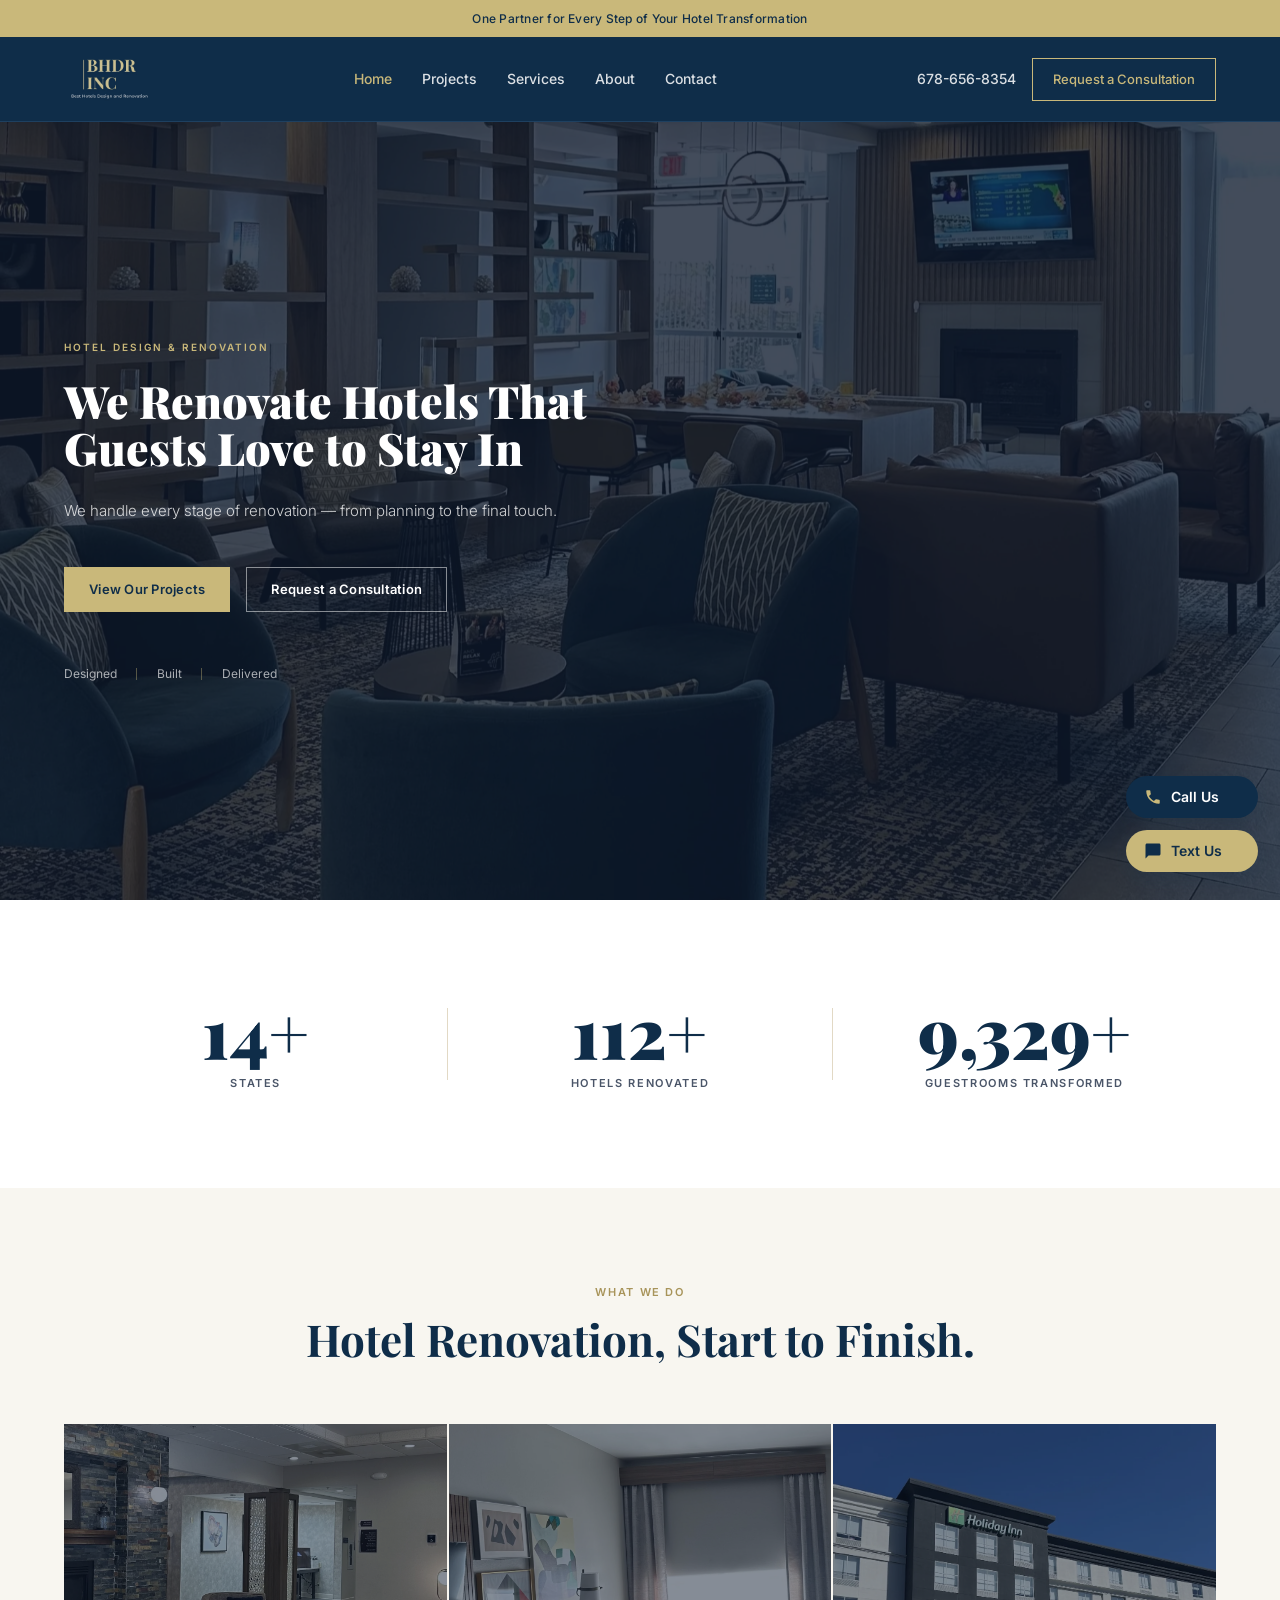
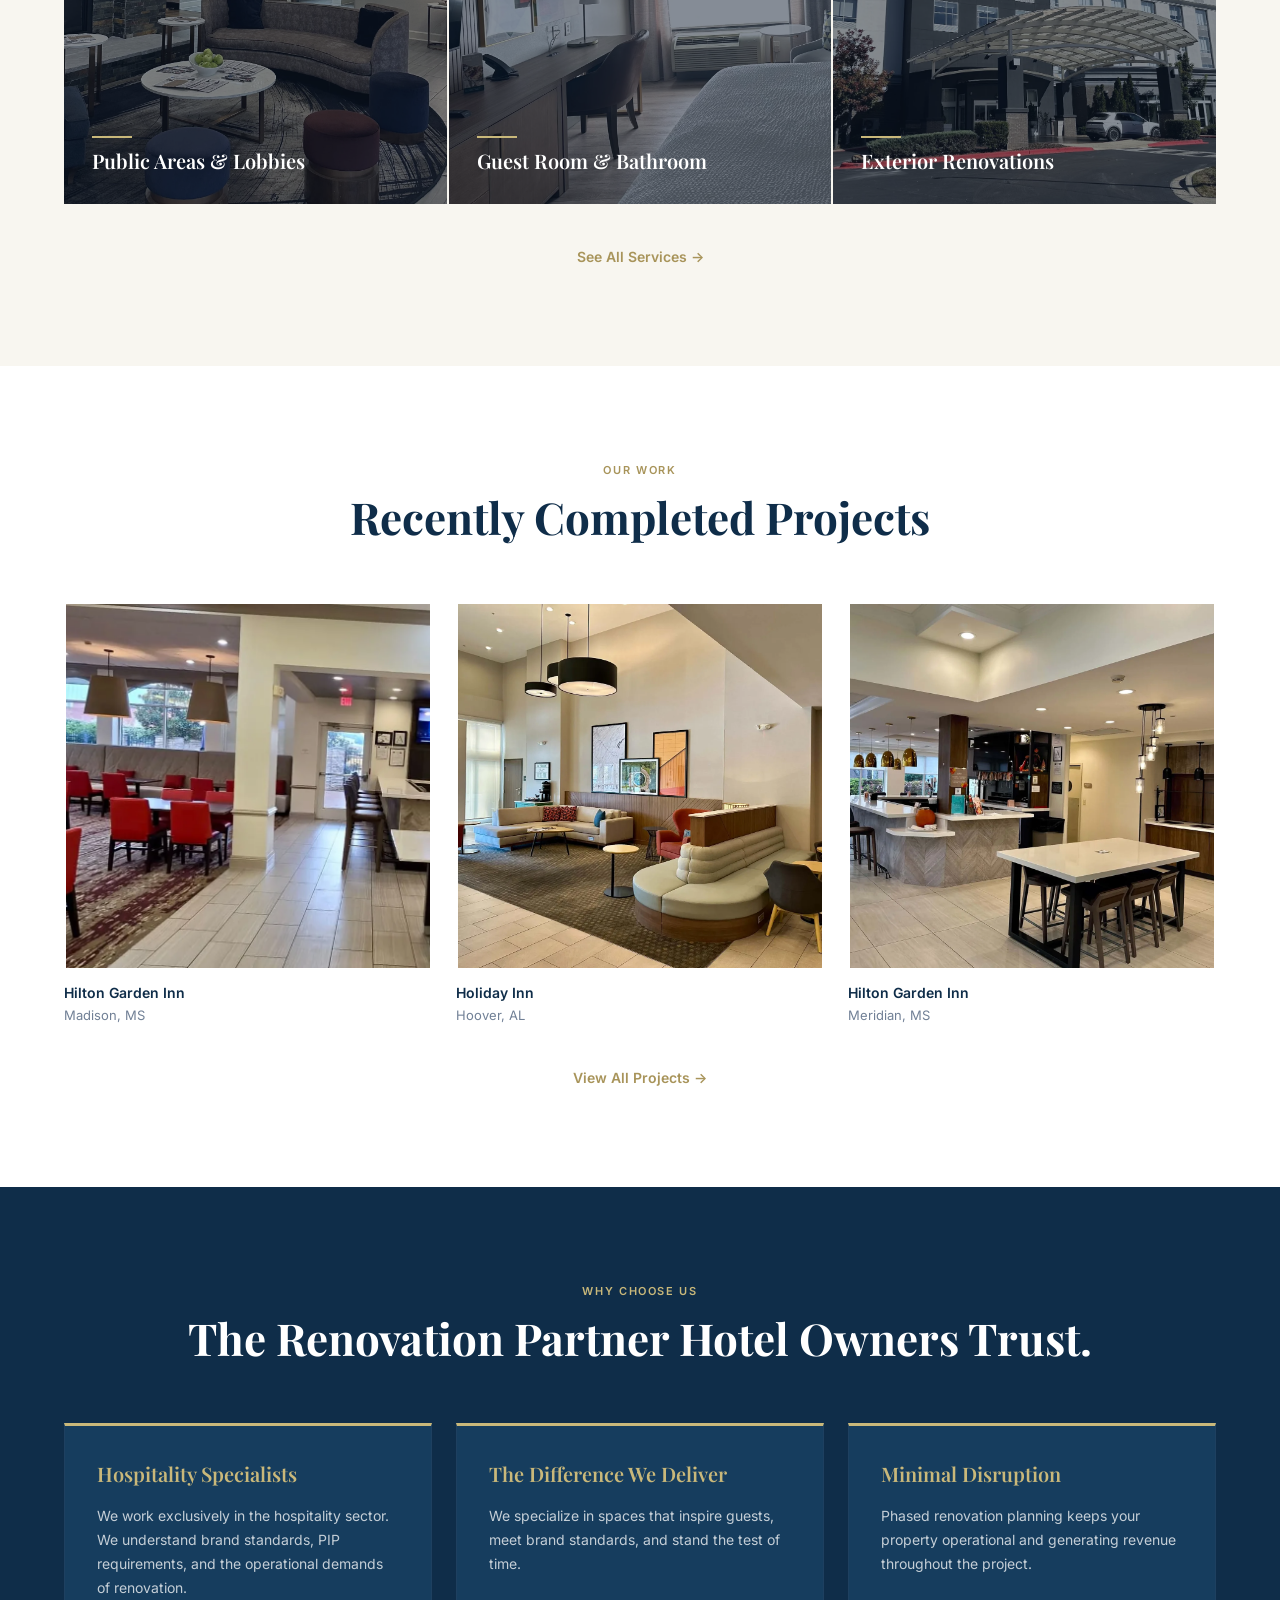
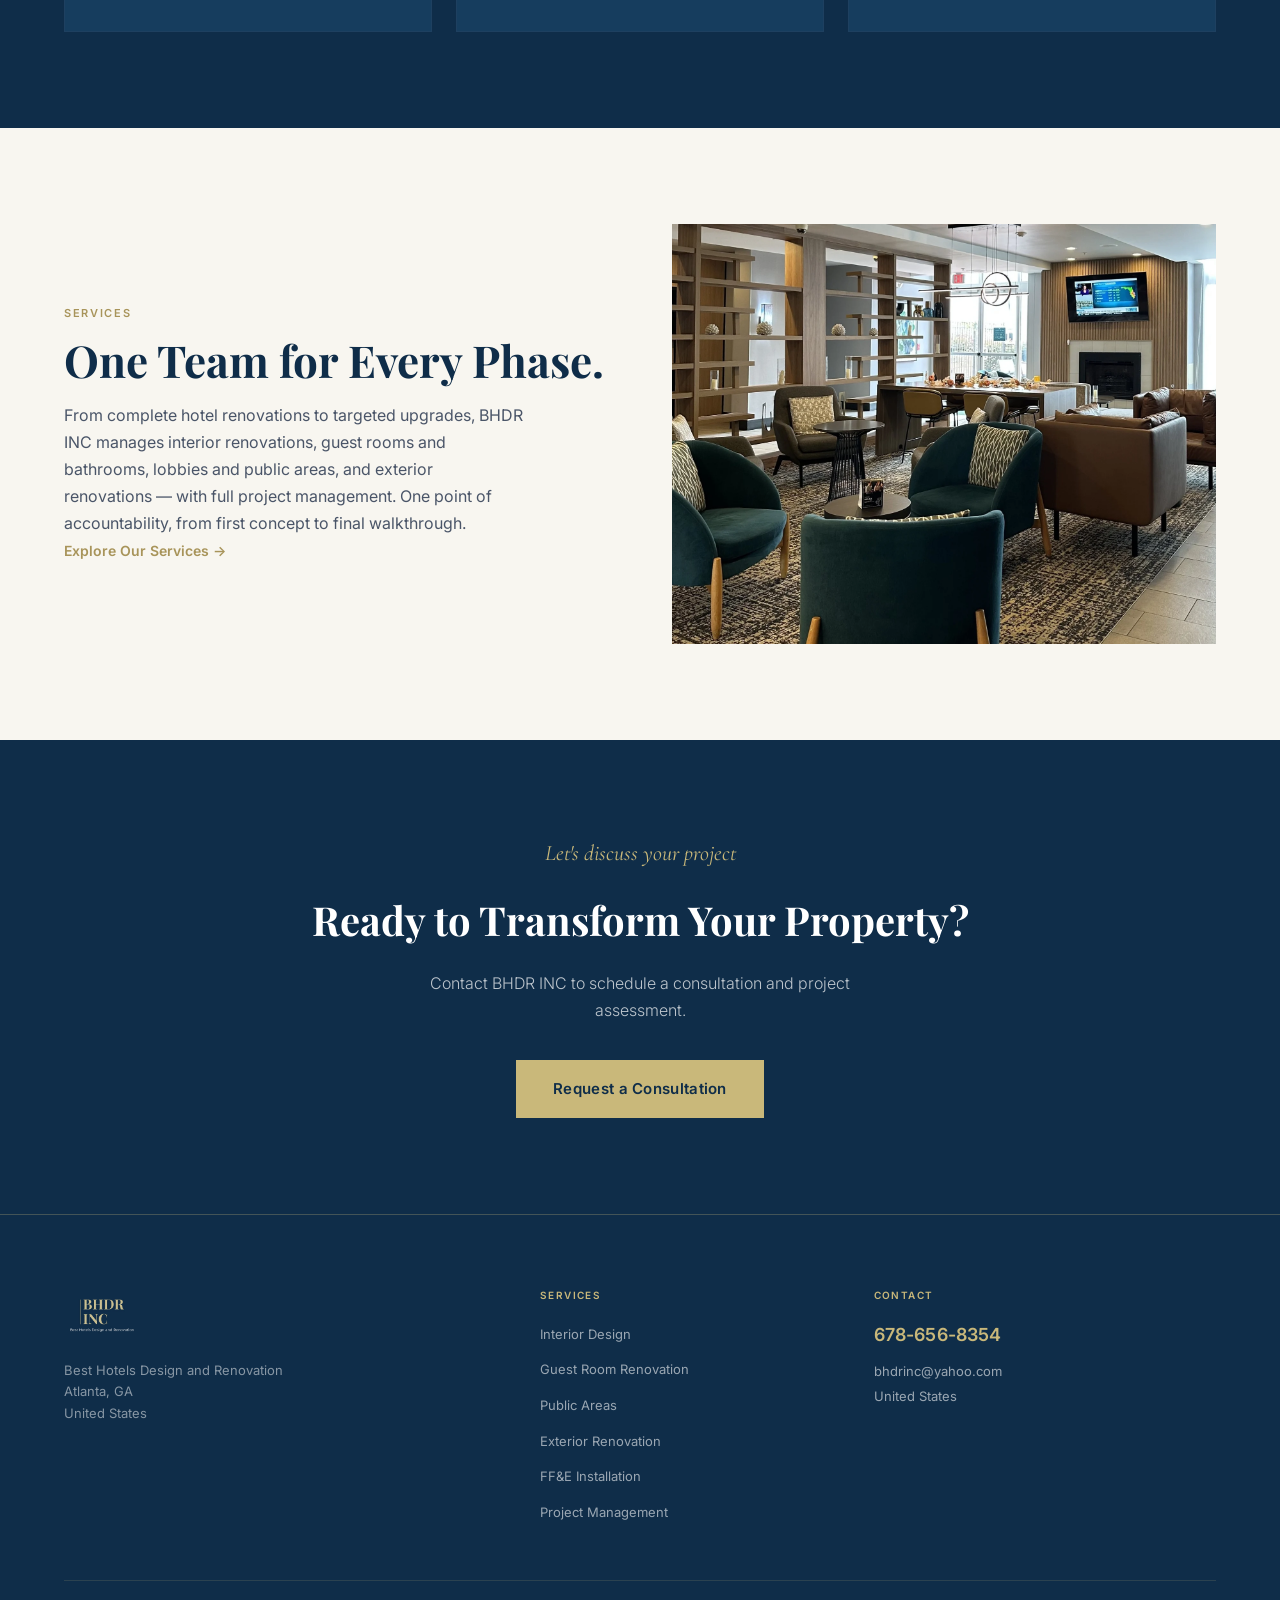
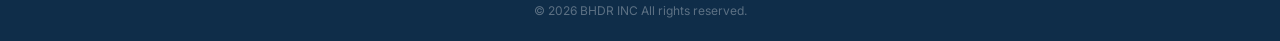
<file: index.html>
<!DOCTYPE html>
<html lang="en">
<head>
  <meta charset="UTF-8">
  <meta name="viewport" content="width=device-width, initial-scale=1.0">
  <title>BHDR INC — Hotel Design &amp; Renovation | United States</title>
  <meta name="description" content="BHDR INC delivers full-scope hotel and motel renovation and materials supply across the United States.">
  <link rel="preconnect" href="https://fonts.googleapis.com">
  <link rel="preconnect" href="https://fonts.gstatic.com" crossorigin>
  <link href="https://fonts.googleapis.com/css2?family=Playfair+Display:ital,wght@0,400;0,600;0,700;0,900;1,400;1,600&family=Inter:wght@300;400;500;600&family=Cormorant+Garamond:ital,wght@1,400;1,500&display=swap" rel="stylesheet">
  <link rel="stylesheet" href="style.css">
</head>
<body>

<!-- Announcement Bar -->
<div class="announce-bar">
  <div class="container">
    <div class="announce-bar__inner">
      One Partner for Every Step of Your Hotel Transformation
    </div>
  </div>
</div>

<!-- Navigation -->
<nav class="nav">
  <div class="container">
    <div class="nav__inner">
      <a href="index.html" class="nav-logo">
        <img src="images/logo.png" alt="BHDR INC" class="logo-img">
      </a>
      <ul class="nav__links">
        <li><a href="index.html" class="nav__link">Home</a></li>
        <li><a href="projects.html" class="nav__link">Projects</a></li>
        <li><a href="services.html" class="nav__link">Services</a></li>
        <li><a href="about.html" class="nav__link">About</a></li>
        <li><a href="contact.html" class="nav__link">Contact</a></li>
      </ul>
      <a href="tel:+16786568354" class="nav__phone">678-656-8354</a>
      <a href="contact.html" class="nav__cta">Request a Consultation</a>
      <button class="nav__hamburger" id="hamburger" aria-label="Toggle menu" aria-expanded="false">
        <span></span><span></span><span></span>
      </button>
    </div>
    <div class="nav__mobile" id="mobile-nav">
      <a href="index.html" class="nav__link">Home</a>
      <a href="projects.html" class="nav__link">Projects</a>
      <a href="services.html" class="nav__link">Services</a>
      <a href="about.html" class="nav__link">About</a>
      <a href="contact.html" class="nav__link">Contact</a>
      <a href="tel:+16786568354" class="nav__link nav__phone--mobile">678-656-8354</a>
      <a href="contact.html" class="nav__cta">Request a Consultation</a>
    </div>
  </div>
</nav>

<!-- ==================== HERO ==================== -->
<section class="hero">
  <div class="hero-bg">
    <img src="images/projects/hotel-lounge-renovation.webp" alt="Renovated hotel lounge with contemporary wood partitions and lounge seating by BHDR INC" fetchpriority="high">
  </div>
  <div class="hero-overlay"></div>
  <div class="hero__inner">
    <span class="hero__label">Hotel Design &amp; Renovation</span>
    <h1 class="hero__headline">We Renovate Hotels That<br>Guests Love to Stay In</h1>
    <p class="hero__sub">We handle every stage of renovation &mdash; from planning to the final touch.</p>
    <div class="hero__ctas">
      <a href="projects.html" class="btn btn--gold btn--lg">View Our Projects</a>
      <a href="contact.html" class="btn btn--white-outline btn--lg">Request a Consultation</a>
    </div>
    <div class="hero__trust">
      <span class="hero__trust-item">Designed</span>
      <span class="hero__trust-item">Built</span>
      <span class="hero__trust-item">Delivered</span>
    </div>
  </div>
</section>

<!-- ==================== STATS ==================== -->
<section class="stats-section">
  <div class="container">
    <div class="stats-row">
      <div class="stat-block">
        <div class="stat-number" data-count="15" data-suffix="+">15+</div>
        <div class="stat-label">States</div>
      </div>
      <div class="stat-divider-v"></div>
      <div class="stat-block">
        <div class="stat-number" data-count="120" data-suffix="+">120+</div>
        <div class="stat-label">Hotels Renovated</div>
      </div>
      <div class="stat-divider-v"></div>
      <div class="stat-block">
        <div class="stat-number" data-count="10000" data-suffix="+">10,000+</div>
        <div class="stat-label">Guestrooms Transformed</div>
      </div>
    </div>
  </div>
</section>

<!-- ==================== THREE CORE SERVICES ==================== -->
<section class="section section--off-white">
  <div class="container">
    <div class="section__header section__header--center reveal">
      <span class="section-label section-label--dark">What We Do</span>
      <h2 class="section__headline section__headline--navy">Hotel Renovation, Start to Finish.</h2>
    </div>
    <div class="service-cards-grid">
      <div class="service-card reveal">
        <img src="images/projects/hotel-lobby-fireplace-renovation.webp" alt="Renovated hotel lobby lounge with stone fireplace and seating" loading="lazy">
        <div class="service-card__overlay"></div>
        <div class="service-card__content">
          <div class="service-card__rule"></div>
          <span class="service-card__label">Public Areas &amp; Lobbies</span>
        </div>
      </div>
      <div class="service-card reveal reveal-delay-1">
        <img src="images/projects/hotel-guestroom-renovation.webp" alt="Renovated hotel guest room with bed, desk, and modern lighting" loading="lazy">
        <div class="service-card__overlay"></div>
        <div class="service-card__content">
          <div class="service-card__rule"></div>
          <span class="service-card__label">Guest Room &amp; Bathroom</span>
        </div>
      </div>
      <div class="service-card reveal reveal-delay-2">
        <img src="images/projects/hotel-exterior-renovation.webp" alt="Renovated multi-story hotel exterior and entrance" loading="lazy">
        <div class="service-card__overlay"></div>
        <div class="service-card__content">
          <div class="service-card__rule"></div>
          <span class="service-card__label">Exterior Renovations</span>
        </div>
      </div>
    </div>
    <div class="service-cards-cta reveal">
      <a href="services.html">See All Services &rarr;</a>
    </div>
  </div>
</section>

<!-- ==================== FEATURED PROJECTS ==================== -->
<section class="section section--white">
  <div class="container">
    <div class="section__header section__header--center reveal">
      <span class="section-label section-label--dark">Our Work</span>
      <h2 class="section__headline section__headline--navy">Recently Completed Projects</h2>
    </div>
    <div class="projects-grid">

      <a class="project-card project-card--link" href="gallery.html?hotel=hilton-garden-inn-madison" target="_blank" rel="noopener" aria-label="View the Hilton Garden Inn renovation gallery (Madison, MS), opens in a new tab" style="animation-delay: 0s;">
        <div class="project-card__frame">
          <img class="project-card__img" src="images/projects/hotels/hilton-garden-inn-madison/14-lobby-dining-bar.webp" alt="Renovated lobby dining area and bar at Hilton Garden Inn Madison with red chairs and bar stools" loading="lazy" decoding="async">
          <span class="project-card__view">View Gallery</span>
        </div>
        <div class="project-card__body">
          <p class="project-card__name">Hilton Garden Inn</p>
          <p class="project-card__loc">Madison, MS</p>
        </div>
      </a>

      <a class="project-card project-card--link" href="gallery.html?hotel=holiday-inn-hoover" target="_blank" rel="noopener" aria-label="View the Holiday Inn renovation gallery (Hoover, AL), opens in a new tab" style="animation-delay: .08s;">
        <div class="project-card__frame">
          <img class="project-card__img" src="images/projects/hotels/holiday-inn-hoover/13-lobby-great-room.webp" alt="Renovated lobby great room at Holiday Inn Hoover with a two-story ceiling, framed Hoover artwork and lounge seating" loading="lazy" decoding="async">
          <span class="project-card__view">View Gallery</span>
        </div>
        <div class="project-card__body">
          <p class="project-card__name">Holiday Inn</p>
          <p class="project-card__loc">Hoover, AL</p>
        </div>
      </a>

      <a class="project-card project-card--link" href="gallery.html?hotel=hilton-garden-inn-meridian" target="_blank" rel="noopener" aria-label="View the Hilton Garden Inn renovation gallery (Meridian, MS), opens in a new tab" style="animation-delay: .16s;">
        <div class="project-card__frame">
          <img class="project-card__img" src="images/projects/hotels/hilton-garden-inn-meridian/21-lobby-bar-market.webp" alt="Renovated lobby bar and breakfast market at Hilton Garden Inn Meridian with a chevron-wood bar, high-top communal table and pendant lighting" loading="lazy" decoding="async">
          <span class="project-card__view">View Gallery</span>
        </div>
        <div class="project-card__body">
          <p class="project-card__name">Hilton Garden Inn</p>
          <p class="project-card__loc">Meridian, MS</p>
        </div>
      </a>

    </div>
    <div class="projects-cta reveal">
      <a href="projects.html">View All Projects &rarr;</a>
    </div>
  </div>
</section>

<!-- ==================== WHY BHDR INC ==================== -->
<section class="section section--navy">
  <div class="container">
    <div class="section__header section__header--center reveal">
      <span class="section-label">Why Choose Us</span>
      <h2 class="section__headline section__headline--white">The Renovation Partner Hotel Owners Trust.</h2>
    </div>
    <div class="why-grid">
      <div class="why-block reveal">
        <h3 class="why-block__title">Hospitality Specialists</h3>
        <p class="why-block__body">We work exclusively in the hospitality sector. We understand brand standards, PIP requirements, and the operational demands of renovation.</p>
      </div>
      <div class="why-block reveal reveal-delay-1">
        <h3 class="why-block__title">The Difference We Deliver</h3>
        <p class="why-block__body">We specialize in spaces that inspire guests, meet brand standards, and stand the test of time.</p>
      </div>
      <div class="why-block reveal reveal-delay-2">
        <h3 class="why-block__title">Minimal Disruption</h3>
        <p class="why-block__body">Phased renovation planning keeps your property operational and generating revenue throughout the project.</p>
      </div>
    </div>
  </div>
</section>

<!-- ==================== SERVICES OVERVIEW ==================== -->
<section class="section section--off-white">
  <div class="container">
    <div class="materials-content">
      <div class="materials-text">
        <span class="section-label section-label--dark reveal">Services</span>
        <h2 class="section__headline section__headline--navy reveal reveal-delay-1">One Team for Every Phase.</h2>
        <p class="section__sub section__sub--dark reveal reveal-delay-2">From complete hotel renovations to targeted upgrades, BHDR INC manages interior renovations, guest rooms and bathrooms, lobbies and public areas, and exterior renovations &mdash; with full project management. One point of accountability, from first concept to final walkthrough.</p>
        <div class="materials-cta reveal reveal-delay-3">
          <a href="services.html">Explore Our Services &rarr;</a>
        </div>
      </div>
      <div class="reveal reveal-delay-1">
        <img class="materials-img" src="images/projects/hotel-lounge-renovation.webp" alt="Renovated hotel lounge interior by BHDR INC" loading="lazy">
      </div>
    </div>
  </div>
</section>

<!-- ==================== CONSULTATION CTA ==================== -->
<section class="cta-section">
  <div class="container">
    <span class="cta-section__accent reveal">Let's discuss your project</span>
    <h2 class="cta-section__headline reveal reveal-delay-1">Ready to Transform Your Property?</h2>
    <p class="cta-section__body reveal reveal-delay-2">Contact BHDR INC to schedule a consultation and project assessment.</p>
    <a href="contact.html" class="btn btn--gold btn--lg reveal reveal-delay-3">Request a Consultation</a>
  </div>
</section>

<!-- ==================== FOOTER ==================== -->
<footer class="footer">
  <div class="container">
    <div class="footer__grid">
      <div>
        <a href="index.html"><img src="images/logo.png" alt="BHDR INC" class="footer-logo"></a>
        <p class="footer__tagline">Best Hotels Design and Renovation<br>Atlanta, GA<br>United States</p>
      </div>
      <div>
        <div class="footer__col-title">Services</div>
        <ul class="footer__links">
          <li><a href="services.html" class="footer__link">Interior Design</a></li>
          <li><a href="services.html" class="footer__link">Guest Room Renovation</a></li>
          <li><a href="services.html" class="footer__link">Public Areas</a></li>
          <li><a href="services.html" class="footer__link">Exterior Renovation</a></li>
          <li><a href="services.html" class="footer__link">FF&amp;E Installation</a></li>
          <li><a href="services.html" class="footer__link">Project Management</a></li>
        </ul>
      </div>
      <div>
        <div class="footer__col-title">Contact</div>
        <a href="tel:+16786568354" class="footer__phone">678-656-8354</a>
        <p class="footer__contact-item"><a href="mailto:bhdrinc@yahoo.com">bhdrinc@yahoo.com</a></p>
        <p class="footer__contact-item">United States</p>
      </div>
    </div>
    <hr class="footer__divider">
    <div class="footer__bottom">
      <p class="footer__copy">&copy; 2026 BHDR INC All rights reserved.</p>
    </div>
  </div>
</footer>

<!-- Floating Contact Buttons -->
<div class="floating-contact" aria-label="Quick contact">
  <a class="fc-btn fc-btn--call" href="tel:+16786568354" aria-label="Call us at 678-656-8354">
    <svg class="fc-btn__icon" viewBox="0 0 24 24" aria-hidden="true"><path fill="currentColor" d="M6.62 10.79c1.44 2.83 3.76 5.14 6.59 6.59l2.2-2.2c.27-.27.67-.36 1.02-.24 1.12.37 2.33.57 3.57.57.55 0 1 .45 1 1V20c0 .55-.45 1-1 1-9.39 0-17-7.61-17-17 0-.55.45-1 1-1h3.5c.55 0 1 .45 1 1 0 1.25.2 2.45.57 3.57.11.35.03.74-.25 1.02l-2.2 2.2z"/></svg>
    <span class="fc-btn__label">Call Us</span>
  </a>
  <a class="fc-btn fc-btn--text" href="sms:+16786568354" aria-label="Text us at 678-656-8354">
    <svg class="fc-btn__icon" viewBox="0 0 24 24" aria-hidden="true"><path fill="currentColor" d="M20 2H4c-1.1 0-2 .9-2 2v18l4-4h14c1.1 0 2-.9 2-2V4c0-1.1-.9-2-2-2z"/></svg>
    <span class="fc-btn__label">Text Us</span>
  </a>
</div>

<script src="script.js"></script>
</body>
</html>
</file>
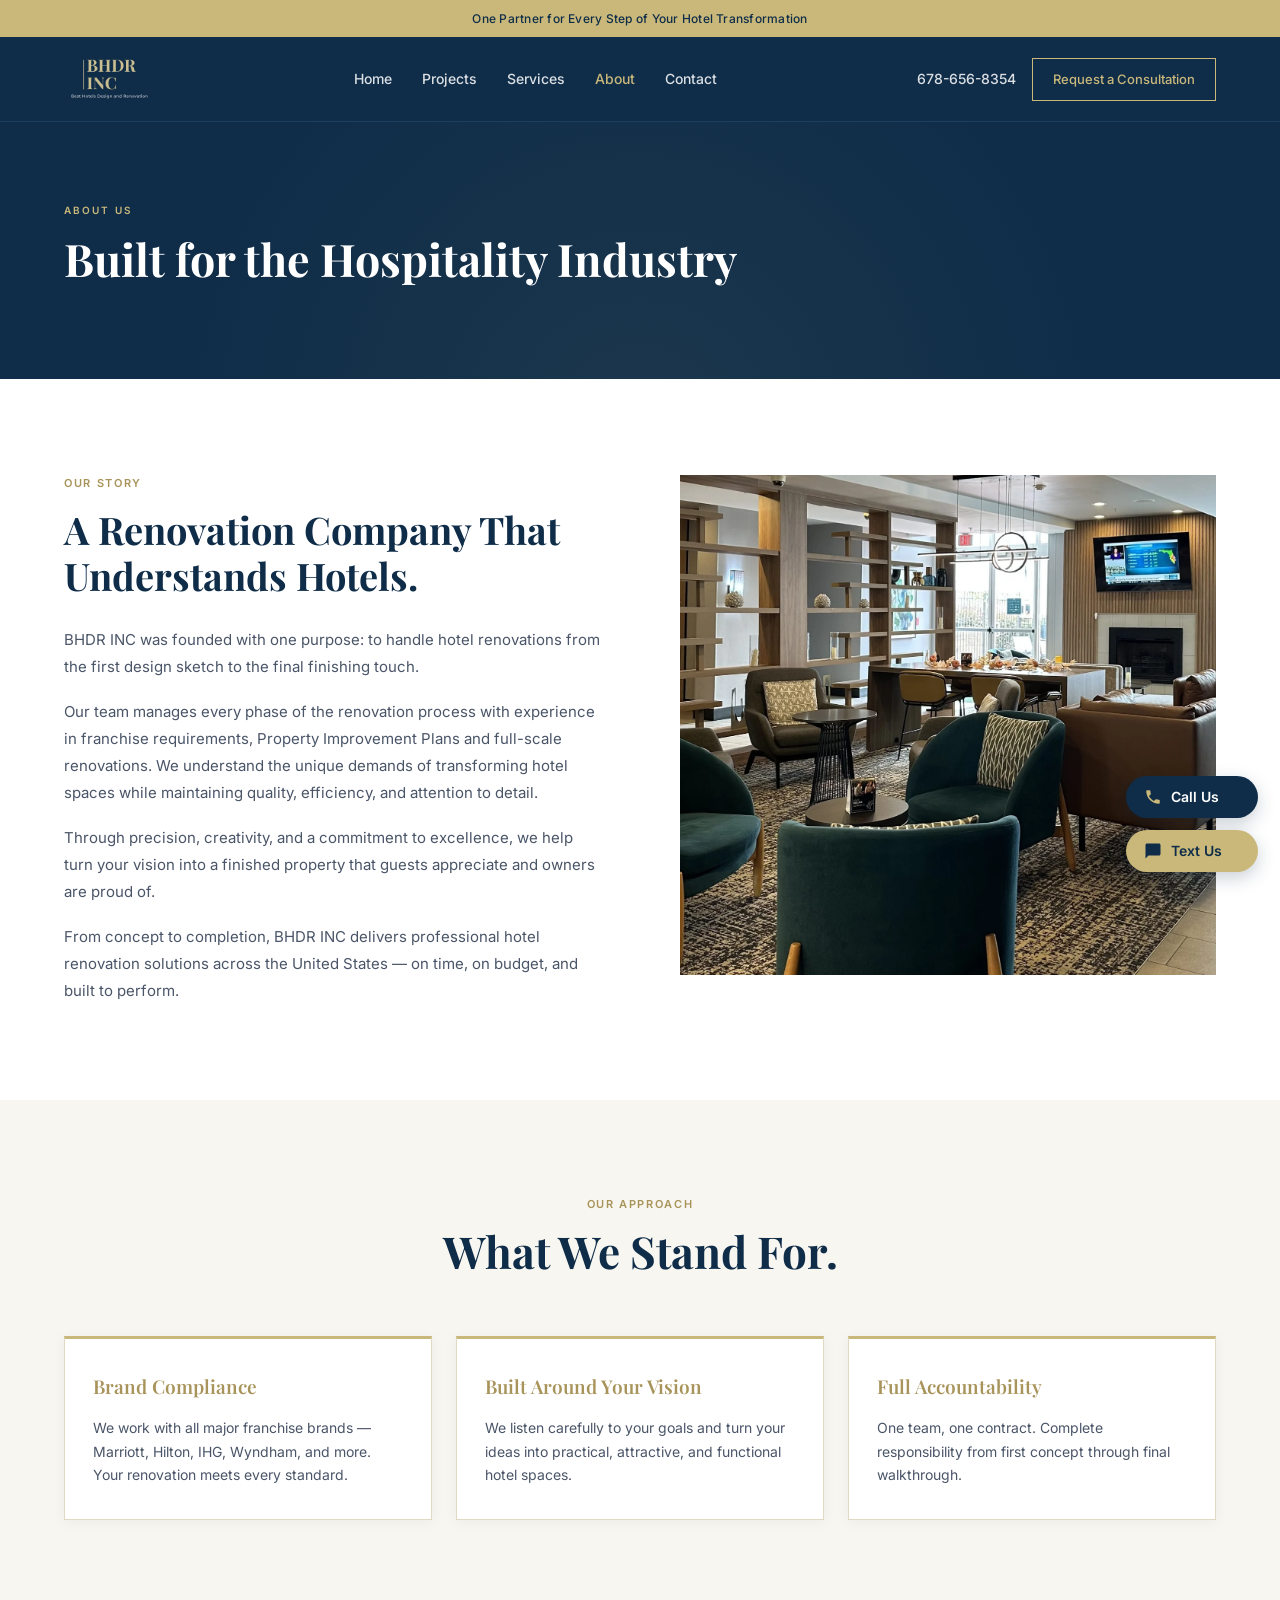
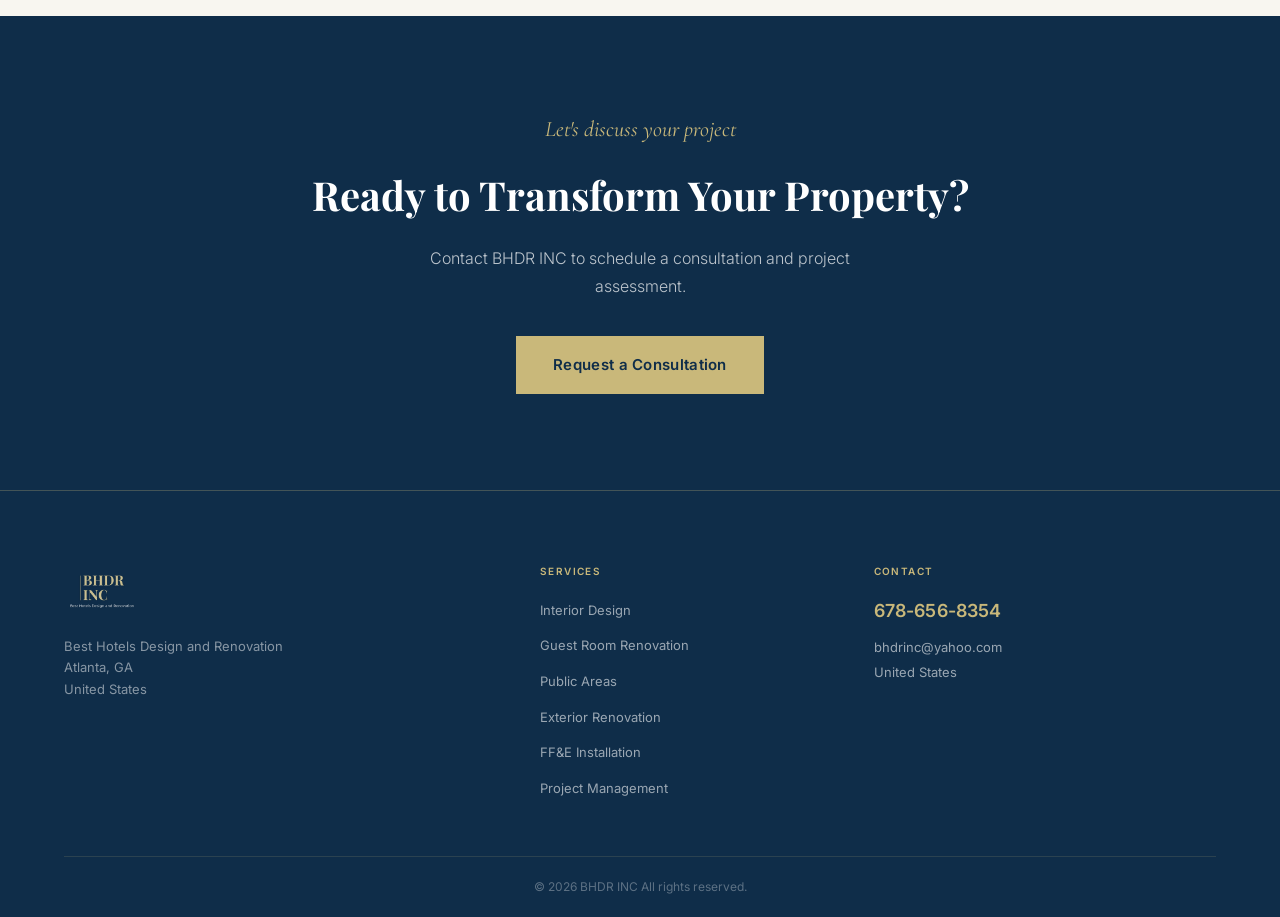
<file: about.html>
<!DOCTYPE html>
<html lang="en">
<head>
  <meta charset="UTF-8">
  <meta name="viewport" content="width=device-width, initial-scale=1.0">
  <title>About BHDR INC — Best Hotels Design and Renovation</title>
  <meta name="description" content="BHDR INC is a United States hotel and motel renovation company delivering full-scope design, construction, and materials supply.">
  <link rel="preconnect" href="https://fonts.googleapis.com">
  <link rel="preconnect" href="https://fonts.gstatic.com" crossorigin>
  <link href="https://fonts.googleapis.com/css2?family=Playfair+Display:ital,wght@0,400;0,600;0,700;0,900;1,400;1,600&family=Inter:wght@300;400;500;600&family=Cormorant+Garamond:ital,wght@1,400;1,500&display=swap" rel="stylesheet">
  <link rel="stylesheet" href="style.css">
</head>
<body>

<!-- Announcement Bar -->
<div class="announce-bar">
  <div class="container">
    <div class="announce-bar__inner">
      One Partner for Every Step of Your Hotel Transformation
    </div>
  </div>
</div>

<!-- Navigation -->
<nav class="nav">
  <div class="container">
    <div class="nav__inner">
      <a href="index.html" class="nav-logo">
        <img src="images/logo.png" alt="BHDR INC" class="logo-img">
      </a>
      <ul class="nav__links">
        <li><a href="index.html" class="nav__link">Home</a></li>
        <li><a href="projects.html" class="nav__link">Projects</a></li>
        <li><a href="services.html" class="nav__link">Services</a></li>
        <li><a href="about.html" class="nav__link">About</a></li>
        <li><a href="contact.html" class="nav__link">Contact</a></li>
      </ul>
      <a href="tel:+16786568354" class="nav__phone">678-656-8354</a>
      <a href="contact.html" class="nav__cta">Request a Consultation</a>
      <button class="nav__hamburger" id="hamburger" aria-label="Toggle menu" aria-expanded="false">
        <span></span><span></span><span></span>
      </button>
    </div>
    <div class="nav__mobile" id="mobile-nav">
      <a href="index.html" class="nav__link">Home</a>
      <a href="projects.html" class="nav__link">Projects</a>
      <a href="services.html" class="nav__link">Services</a>
      <a href="about.html" class="nav__link">About</a>
      <a href="contact.html" class="nav__link">Contact</a>
      <a href="tel:+16786568354" class="nav__link nav__phone--mobile">678-656-8354</a>
      <a href="contact.html" class="nav__cta">Request a Consultation</a>
    </div>
  </div>
</nav>

<!-- ==================== PAGE HERO ==================== -->
<section class="page-hero">
  <div class="container">
    <div class="page-hero__inner">
      <span class="page-hero__label">About Us</span>
      <h1 class="page-hero__headline">Built for the Hospitality Industry</h1>
    </div>
  </div>
</section>

<!-- ==================== OUR STORY ==================== -->
<section class="section section--white">
  <div class="container">
    <div class="story-grid">
      <div class="story__text">
        <span class="story__label reveal">Our Story</span>
        <h2 class="story__headline reveal reveal-delay-1">A Renovation Company That Understands Hotels.</h2>
        <div class="story__body reveal reveal-delay-2">
          <p>BHDR INC was founded with one purpose: to handle hotel renovations from the first design sketch to the final finishing touch.</p>
          <p>Our team manages every phase of the renovation process with experience in franchise requirements, Property Improvement Plans and full-scale renovations. We understand the unique demands of transforming hotel spaces while maintaining quality, efficiency, and attention to detail.</p>
          <p>Through precision, creativity, and a commitment to excellence, we help turn your vision into a finished property that guests appreciate and owners are proud of.</p>
          <p>From concept to completion, BHDR INC delivers professional hotel renovation solutions across the United States &mdash; on time, on budget, and built to perform.</p>
        </div>
      </div>
      <div class="reveal reveal-delay-1">
        <img class="story__img" src="images/projects/hotel-lounge-renovation.webp" alt="Completed hotel lounge renovation by BHDR INC" loading="lazy">
      </div>
    </div>
  </div>
</section>

<!-- ==================== VALUES ==================== -->
<section class="section section--off-white">
  <div class="container">
    <div class="section__header section__header--center reveal">
      <span class="section-label section-label--dark">Our Approach</span>
      <h2 class="section__headline section__headline--navy">What We Stand For.</h2>
    </div>
    <div class="values-grid">
      <div class="value-card reveal">
        <h3 class="value-card__title">Brand Compliance</h3>
        <p class="value-card__body">We work with all major franchise brands &mdash; Marriott, Hilton, IHG, Wyndham, and more. Your renovation meets every standard.</p>
      </div>
      <div class="value-card reveal reveal-delay-1">
        <h3 class="value-card__title">Built Around Your Vision</h3>
        <p class="value-card__body">We listen carefully to your goals and turn your ideas into practical, attractive, and functional hotel spaces.</p>
      </div>
      <div class="value-card reveal reveal-delay-2">
        <h3 class="value-card__title">Full Accountability</h3>
        <p class="value-card__body">One team, one contract. Complete responsibility from first concept through final walkthrough.</p>
      </div>
    </div>
  </div>
</section>

<!-- ==================== CONSULTATION CTA ==================== -->
<section class="cta-section">
  <div class="container">
    <span class="cta-section__accent reveal">Let's discuss your project</span>
    <h2 class="cta-section__headline reveal reveal-delay-1">Ready to Transform Your Property?</h2>
    <p class="cta-section__body reveal reveal-delay-2">Contact BHDR INC to schedule a consultation and project assessment.</p>
    <a href="contact.html" class="btn btn--gold btn--lg reveal reveal-delay-3">Request a Consultation</a>
  </div>
</section>

<!-- ==================== FOOTER ==================== -->
<footer class="footer">
  <div class="container">
    <div class="footer__grid">
      <div>
        <a href="index.html"><img src="images/logo.png" alt="BHDR INC" class="footer-logo"></a>
        <p class="footer__tagline">Best Hotels Design and Renovation<br>Atlanta, GA<br>United States</p>
      </div>
      <div>
        <div class="footer__col-title">Services</div>
        <ul class="footer__links">
          <li><a href="services.html" class="footer__link">Interior Design</a></li>
          <li><a href="services.html" class="footer__link">Guest Room Renovation</a></li>
          <li><a href="services.html" class="footer__link">Public Areas</a></li>
          <li><a href="services.html" class="footer__link">Exterior Renovation</a></li>
          <li><a href="services.html" class="footer__link">FF&amp;E Installation</a></li>
          <li><a href="services.html" class="footer__link">Project Management</a></li>
        </ul>
      </div>
      <div>
        <div class="footer__col-title">Contact</div>
        <a href="tel:+16786568354" class="footer__phone">678-656-8354</a>
        <p class="footer__contact-item"><a href="mailto:bhdrinc@yahoo.com">bhdrinc@yahoo.com</a></p>
        <p class="footer__contact-item">United States</p>
      </div>
    </div>
    <hr class="footer__divider">
    <div class="footer__bottom">
      <p class="footer__copy">&copy; 2026 BHDR INC All rights reserved.</p>
    </div>
  </div>
</footer>

<!-- Floating Contact Buttons -->
<div class="floating-contact" aria-label="Quick contact">
  <a class="fc-btn fc-btn--call" href="tel:+16786568354" aria-label="Call us at 678-656-8354">
    <svg class="fc-btn__icon" viewBox="0 0 24 24" aria-hidden="true"><path fill="currentColor" d="M6.62 10.79c1.44 2.83 3.76 5.14 6.59 6.59l2.2-2.2c.27-.27.67-.36 1.02-.24 1.12.37 2.33.57 3.57.57.55 0 1 .45 1 1V20c0 .55-.45 1-1 1-9.39 0-17-7.61-17-17 0-.55.45-1 1-1h3.5c.55 0 1 .45 1 1 0 1.25.2 2.45.57 3.57.11.35.03.74-.25 1.02l-2.2 2.2z"/></svg>
    <span class="fc-btn__label">Call Us</span>
  </a>
  <a class="fc-btn fc-btn--text" href="sms:+16786568354" aria-label="Text us at 678-656-8354">
    <svg class="fc-btn__icon" viewBox="0 0 24 24" aria-hidden="true"><path fill="currentColor" d="M20 2H4c-1.1 0-2 .9-2 2v18l4-4h14c1.1 0 2-.9 2-2V4c0-1.1-.9-2-2-2z"/></svg>
    <span class="fc-btn__label">Text Us</span>
  </a>
</div>

<script src="script.js"></script>
</body>
</html>
</file>
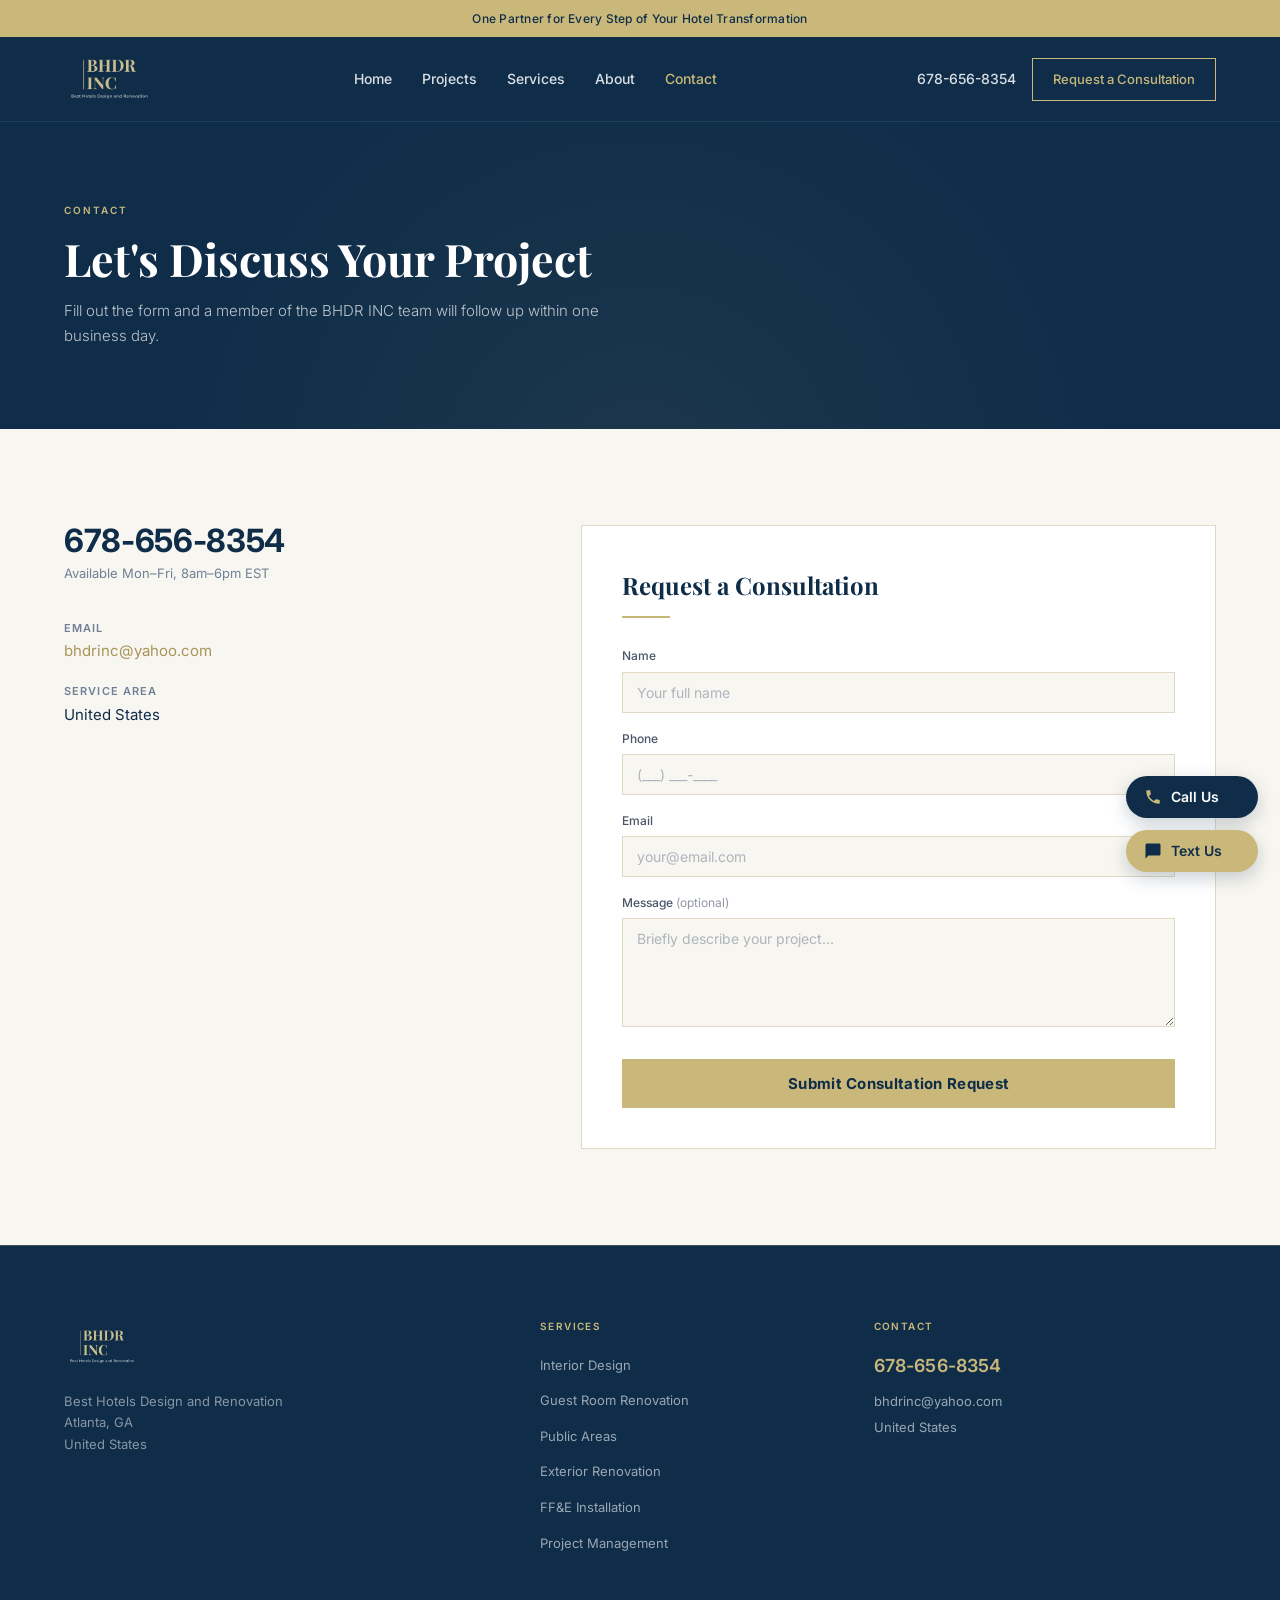
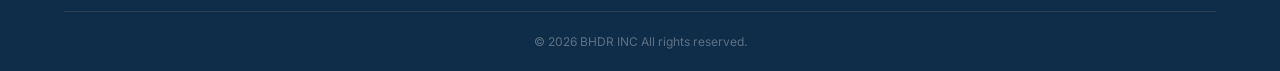
<file: contact.html>
<!DOCTYPE html>
<html lang="en">
<head>
  <meta charset="UTF-8">
  <meta name="viewport" content="width=device-width, initial-scale=1.0">
  <title>Contact BHDR INC — Renovation Consultation</title>
  <meta name="description" content="Contact BHDR INC to discuss your hotel or motel renovation project across the United States.">
  <link rel="preconnect" href="https://fonts.googleapis.com">
  <link rel="preconnect" href="https://fonts.gstatic.com" crossorigin>
  <link href="https://fonts.googleapis.com/css2?family=Playfair+Display:ital,wght@0,400;0,600;0,700;0,900;1,400;1,600&family=Inter:wght@300;400;500;600&family=Cormorant+Garamond:ital,wght@1,400;1,500&display=swap" rel="stylesheet">
  <link rel="stylesheet" href="style.css">
</head>
<body>

<!-- Announcement Bar -->
<div class="announce-bar">
  <div class="container">
    <div class="announce-bar__inner">
      One Partner for Every Step of Your Hotel Transformation
    </div>
  </div>
</div>

<!-- Navigation -->
<nav class="nav">
  <div class="container">
    <div class="nav__inner">
      <a href="index.html" class="nav-logo">
        <img src="images/logo.png" alt="BHDR INC" class="logo-img">
      </a>
      <ul class="nav__links">
        <li><a href="index.html" class="nav__link">Home</a></li>
        <li><a href="projects.html" class="nav__link">Projects</a></li>
        <li><a href="services.html" class="nav__link">Services</a></li>
        <li><a href="about.html" class="nav__link">About</a></li>
        <li><a href="contact.html" class="nav__link">Contact</a></li>
      </ul>
      <a href="tel:+16786568354" class="nav__phone">678-656-8354</a>
      <a href="contact.html" class="nav__cta">Request a Consultation</a>
      <button class="nav__hamburger" id="hamburger" aria-label="Toggle menu" aria-expanded="false">
        <span></span><span></span><span></span>
      </button>
    </div>
    <div class="nav__mobile" id="mobile-nav">
      <a href="index.html" class="nav__link">Home</a>
      <a href="projects.html" class="nav__link">Projects</a>
      <a href="services.html" class="nav__link">Services</a>
      <a href="about.html" class="nav__link">About</a>
      <a href="contact.html" class="nav__link">Contact</a>
      <a href="tel:+16786568354" class="nav__link nav__phone--mobile">678-656-8354</a>
      <a href="contact.html" class="nav__cta">Request a Consultation</a>
    </div>
  </div>
</nav>

<!-- ==================== PAGE HERO ==================== -->
<section class="page-hero">
  <div class="container">
    <div class="page-hero__inner">
      <span class="page-hero__label">Contact</span>
      <h1 class="page-hero__headline">Let's Discuss Your Project</h1>
      <p class="page-hero__sub">Fill out the form and a member of the BHDR INC team will follow up within one business day.</p>
    </div>
  </div>
</section>

<!-- ==================== CONTACT SECTION ==================== -->
<section class="section section--off-white">
  <div class="container">
    <div class="contact-grid">

      <!-- Left — Contact Info -->
      <div class="reveal">
        <a href="tel:+16786568354" class="contact-info__phone">678-656-8354</a>
        <p class="contact-info__phone-note">Available Mon&ndash;Fri, 8am&ndash;6pm EST</p>

        <div class="contact-info__items">
          <div class="contact-info__item">
            <span class="contact-info__item-label">Email</span>
            <span class="contact-info__item-value">
              <a href="mailto:bhdrinc@yahoo.com">bhdrinc@yahoo.com</a>
            </span>
          </div>


          <div class="contact-info__item">
            <span class="contact-info__item-label">Service Area</span>
            <span class="contact-info__item-value">United States</span>
          </div>
        </div>
      </div>

      <!-- Right — Consultation Form -->
      <div class="reveal reveal-delay-1">
        <div class="contact-form-card">
          <h2 class="contact-form-card__title">Request a Consultation</h2>
          <div class="contact-form-card__rule"></div>

          <form
            id="consultation-form"
            name="bhdr-consultation"
            method="POST"
            data-netlify="true"
            netlify-honeypot="bot-field"
          >
            <p class="form-honey"><label>Don't fill this out: <input name="bot-field"></label></p>
            <input type="hidden" name="source" value="bhdr-website">
            <input type="hidden" name="page_url" value="">

            <!-- Field 1: Name -->
            <div class="form-group">
              <label class="form-label" for="name">Name</label>
              <input class="form-control" type="text" id="name" name="name" required autocomplete="name" placeholder="Your full name">
            </div>

            <!-- Field 2: Phone -->
            <div class="form-group">
              <label class="form-label" for="phone">Phone</label>
              <input class="form-control" type="tel" id="phone" name="phone" required autocomplete="tel" placeholder="(___) ___-____">
            </div>

            <!-- Field 3: Email -->
            <div class="form-group">
              <label class="form-label" for="email">Email</label>
              <input class="form-control" type="email" id="email" name="email" required autocomplete="email" placeholder="your@email.com">
            </div>

            <!-- Field 4: Message -->
            <div class="form-group">
              <label class="form-label" for="message">Message <span class="form-label__optional">(optional)</span></label>
              <textarea class="form-control" id="message" name="message" rows="5" placeholder="Briefly describe your project..."></textarea>
            </div>

            <button type="submit" class="form-submit">Submit Consultation Request</button>
          </form>

          <div class="form-success" id="form-success">
            <h3 class="form-success__title">Request Received</h3>
            <p class="form-success__body">Thank you. A member of the BHDR INC team will contact you within one business day.</p>
          </div>
        </div>
      </div>

    </div>
  </div>
</section>

<!-- ==================== FOOTER ==================== -->
<footer class="footer">
  <div class="container">
    <div class="footer__grid">
      <div>
        <a href="index.html"><img src="images/logo.png" alt="BHDR INC" class="footer-logo"></a>
        <p class="footer__tagline">Best Hotels Design and Renovation<br>Atlanta, GA<br>United States</p>
      </div>
      <div>
        <div class="footer__col-title">Services</div>
        <ul class="footer__links">
          <li><a href="services.html" class="footer__link">Interior Design</a></li>
          <li><a href="services.html" class="footer__link">Guest Room Renovation</a></li>
          <li><a href="services.html" class="footer__link">Public Areas</a></li>
          <li><a href="services.html" class="footer__link">Exterior Renovation</a></li>
          <li><a href="services.html" class="footer__link">FF&amp;E Installation</a></li>
          <li><a href="services.html" class="footer__link">Project Management</a></li>
        </ul>
      </div>
      <div>
        <div class="footer__col-title">Contact</div>
        <a href="tel:+16786568354" class="footer__phone">678-656-8354</a>
        <p class="footer__contact-item"><a href="mailto:bhdrinc@yahoo.com">bhdrinc@yahoo.com</a></p>
        <p class="footer__contact-item">United States</p>
      </div>
    </div>
    <hr class="footer__divider">
    <div class="footer__bottom">
      <p class="footer__copy">&copy; 2026 BHDR INC All rights reserved.</p>
    </div>
  </div>
</footer>

<!-- Floating Contact Buttons -->
<div class="floating-contact" aria-label="Quick contact">
  <a class="fc-btn fc-btn--call" href="tel:+16786568354" aria-label="Call us at 678-656-8354">
    <svg class="fc-btn__icon" viewBox="0 0 24 24" aria-hidden="true"><path fill="currentColor" d="M6.62 10.79c1.44 2.83 3.76 5.14 6.59 6.59l2.2-2.2c.27-.27.67-.36 1.02-.24 1.12.37 2.33.57 3.57.57.55 0 1 .45 1 1V20c0 .55-.45 1-1 1-9.39 0-17-7.61-17-17 0-.55.45-1 1-1h3.5c.55 0 1 .45 1 1 0 1.25.2 2.45.57 3.57.11.35.03.74-.25 1.02l-2.2 2.2z"/></svg>
    <span class="fc-btn__label">Call Us</span>
  </a>
  <a class="fc-btn fc-btn--text" href="sms:+16786568354" aria-label="Text us at 678-656-8354">
    <svg class="fc-btn__icon" viewBox="0 0 24 24" aria-hidden="true"><path fill="currentColor" d="M20 2H4c-1.1 0-2 .9-2 2v18l4-4h14c1.1 0 2-.9 2-2V4c0-1.1-.9-2-2-2z"/></svg>
    <span class="fc-btn__label">Text Us</span>
  </a>
</div>

<script src="script.js"></script>
</body>
</html>
</file>
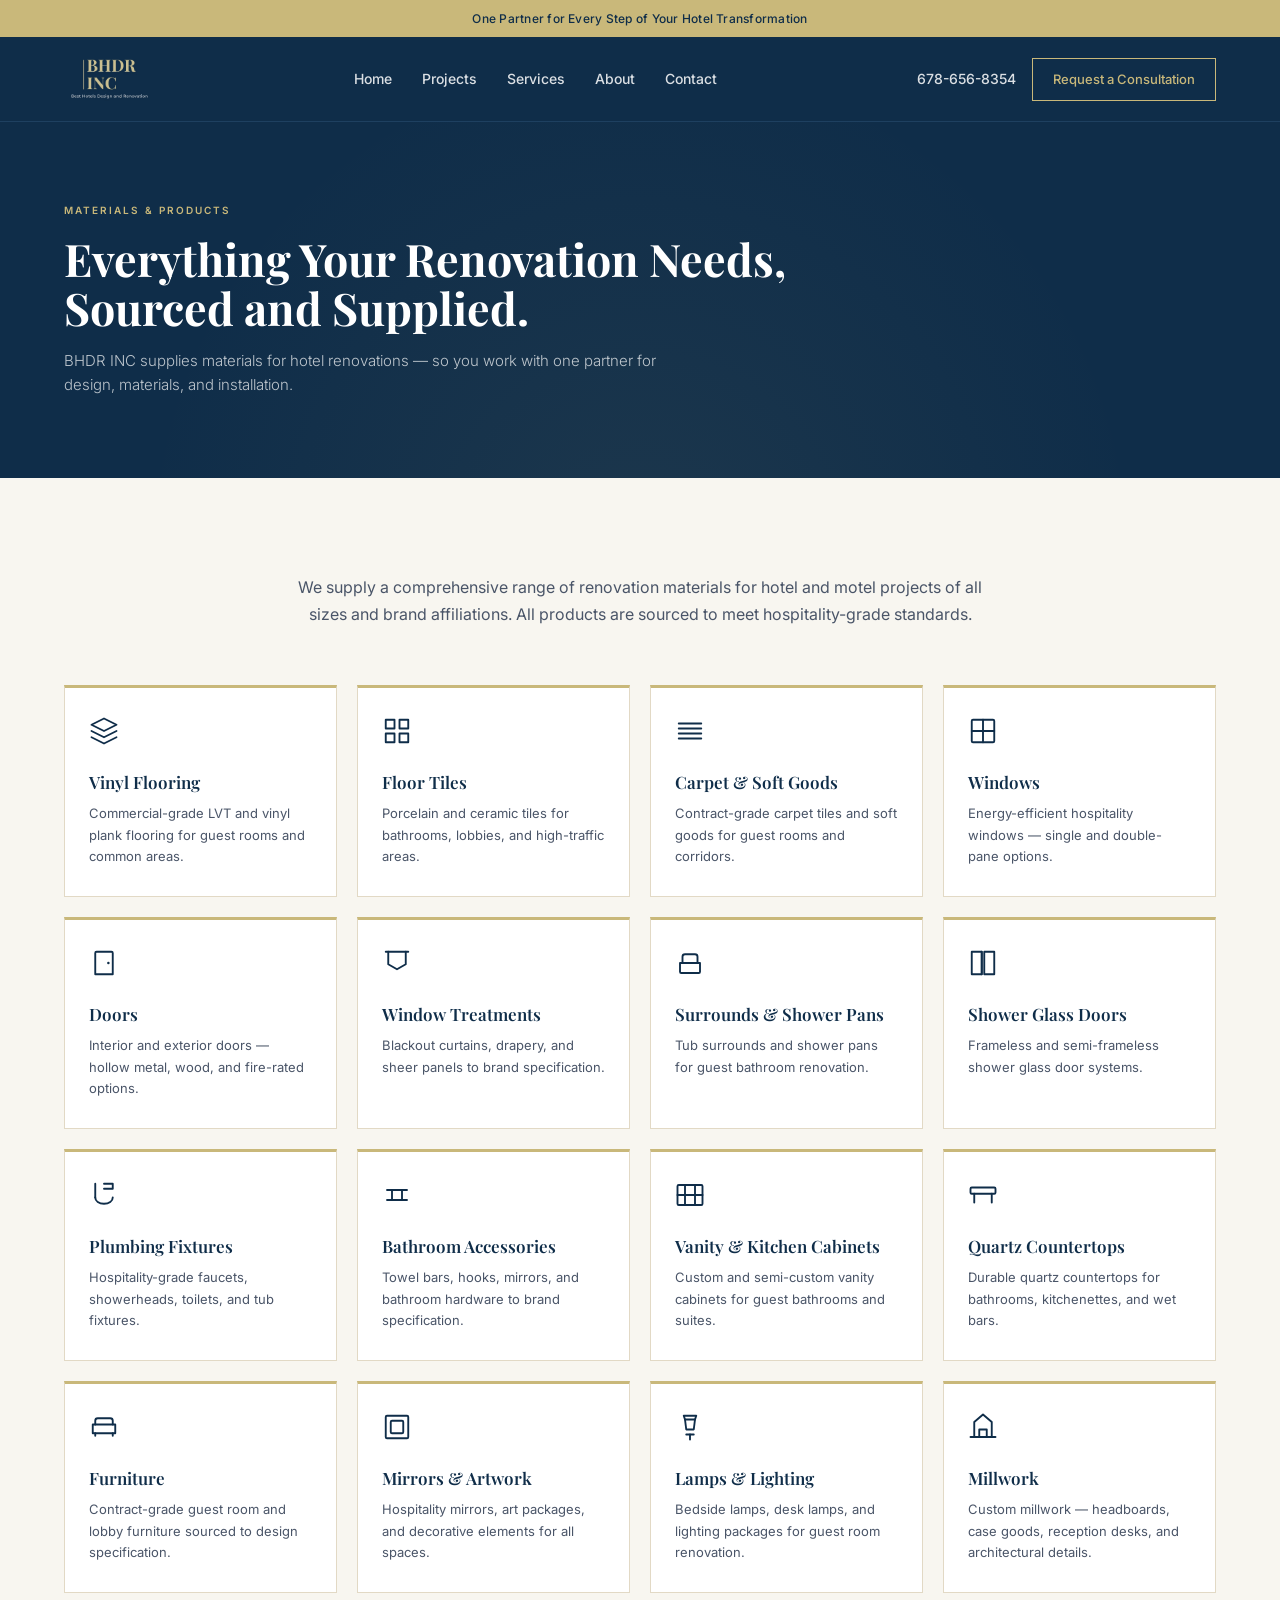
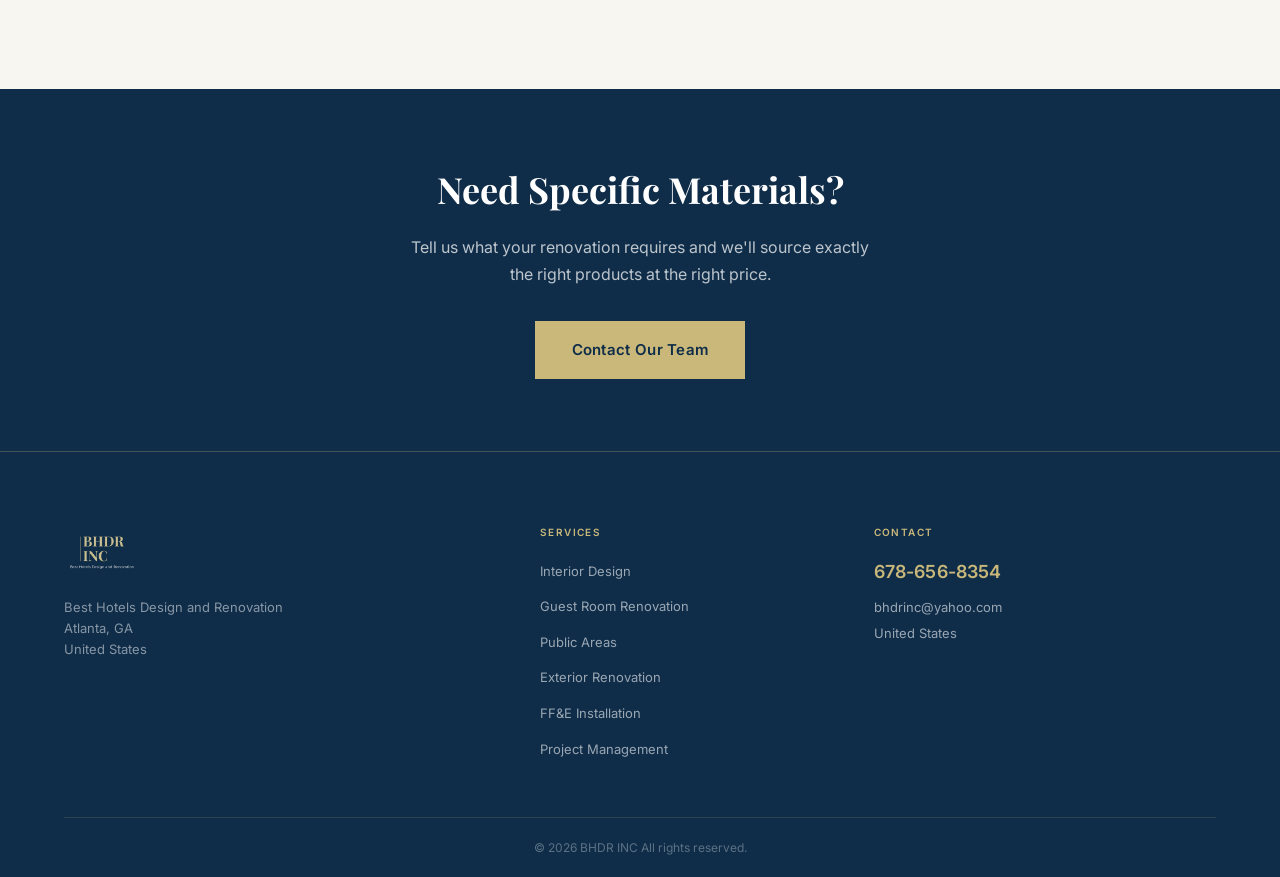
<file: products.html>
<!DOCTYPE html>
<html lang="en">
<head>
  <meta charset="UTF-8">
  <meta name="viewport" content="width=device-width, initial-scale=1.0">
  <title>Renovation Materials &amp; Products — BHDR INC</title>
  <meta name="description" content="BHDR INC supplies a full range of hotel renovation materials — flooring, tiles, bathroom fixtures, furniture, and more.">
  <link rel="preconnect" href="https://fonts.googleapis.com">
  <link rel="preconnect" href="https://fonts.gstatic.com" crossorigin>
  <link href="https://fonts.googleapis.com/css2?family=Playfair+Display:ital,wght@0,400;0,600;0,700;0,900;1,400;1,600&family=Inter:wght@300;400;500;600&family=Cormorant+Garamond:ital,wght@1,400;1,500&display=swap" rel="stylesheet">
  <link rel="stylesheet" href="style.css">
</head>
<body>

<!-- Announcement Bar -->
<div class="announce-bar">
  <div class="container">
    <div class="announce-bar__inner">
      One Partner for Every Step of Your Hotel Transformation
    </div>
  </div>
</div>

<!-- Navigation -->
<nav class="nav">
  <div class="container">
    <div class="nav__inner">
      <a href="index.html" class="nav-logo">
        <img src="images/logo.png" alt="BHDR INC" class="logo-img">
      </a>
      <ul class="nav__links">
        <li><a href="index.html" class="nav__link">Home</a></li>
        <li><a href="projects.html" class="nav__link">Projects</a></li>
        <li><a href="services.html" class="nav__link">Services</a></li>
        <li><a href="about.html" class="nav__link">About</a></li>
        <li><a href="contact.html" class="nav__link">Contact</a></li>
      </ul>
      <a href="tel:+16786568354" class="nav__phone">678-656-8354</a>
      <a href="contact.html" class="nav__cta">Request a Consultation</a>
      <button class="nav__hamburger" id="hamburger" aria-label="Toggle menu" aria-expanded="false">
        <span></span><span></span><span></span>
      </button>
    </div>
    <div class="nav__mobile" id="mobile-nav">
      <a href="index.html" class="nav__link">Home</a>
      <a href="projects.html" class="nav__link">Projects</a>
      <a href="services.html" class="nav__link">Services</a>
      <a href="about.html" class="nav__link">About</a>
      <a href="contact.html" class="nav__link">Contact</a>
      <a href="tel:+16786568354" class="nav__link nav__phone--mobile">678-656-8354</a>
      <a href="contact.html" class="nav__cta">Request a Consultation</a>
    </div>
  </div>
</nav>

<!-- ==================== PAGE HERO ==================== -->
<section class="page-hero">
  <div class="container">
    <div class="page-hero__inner">
      <span class="page-hero__label">Materials &amp; Products</span>
      <h1 class="page-hero__headline">Everything Your Renovation Needs,<br>Sourced and Supplied.</h1>
      <p class="page-hero__sub">BHDR INC supplies materials for hotel renovations &mdash; so you work with one partner for design, materials, and installation.</p>
    </div>
  </div>
</section>

<!-- ==================== PRODUCTS GRID ==================== -->
<section class="section section--off-white">
  <div class="container">
    <p class="products-intro reveal">We supply a comprehensive range of renovation materials for hotel and motel projects of all sizes and brand affiliations. All products are sourced to meet hospitality-grade standards.</p>

    <div class="products-grid">

      <!-- 1. Vinyl Flooring -->
      <div class="product-card reveal">
        <div class="product-card__icon">
          <svg viewBox="0 0 24 24" fill="none" stroke="currentColor" stroke-width="1.5" stroke-linecap="round" stroke-linejoin="round" aria-hidden="true">
            <path d="M12 2L2 7l10 5 10-5-10-5z"/><path d="M2 17l10 5 10-5"/><path d="M2 12l10 5 10-5"/>
          </svg>
        </div>
        <h3 class="product-card__title">Vinyl Flooring</h3>
        <p class="product-card__body">Commercial-grade LVT and vinyl plank flooring for guest rooms and common areas.</p>
      </div>

      <!-- 2. Floor Tiles -->
      <div class="product-card reveal reveal-delay-1">
        <div class="product-card__icon">
          <svg viewBox="0 0 24 24" fill="none" stroke="currentColor" stroke-width="1.5" stroke-linecap="round" stroke-linejoin="round" aria-hidden="true">
            <rect x="3" y="3" width="7" height="7"/><rect x="14" y="3" width="7" height="7"/><rect x="14" y="14" width="7" height="7"/><rect x="3" y="14" width="7" height="7"/>
          </svg>
        </div>
        <h3 class="product-card__title">Floor Tiles</h3>
        <p class="product-card__body">Porcelain and ceramic tiles for bathrooms, lobbies, and high-traffic areas.</p>
      </div>

      <!-- 3. Carpet & Soft Goods -->
      <div class="product-card reveal reveal-delay-2">
        <div class="product-card__icon">
          <svg viewBox="0 0 24 24" fill="none" stroke="currentColor" stroke-width="1.5" stroke-linecap="round" stroke-linejoin="round" aria-hidden="true">
            <path d="M3 6h18M3 10h18M3 14h18M3 18h18"/>
          </svg>
        </div>
        <h3 class="product-card__title">Carpet &amp; Soft Goods</h3>
        <p class="product-card__body">Contract-grade carpet tiles and soft goods for guest rooms and corridors.</p>
      </div>

      <!-- 4. Windows -->
      <div class="product-card reveal reveal-delay-3">
        <div class="product-card__icon">
          <svg viewBox="0 0 24 24" fill="none" stroke="currentColor" stroke-width="1.5" stroke-linecap="round" stroke-linejoin="round" aria-hidden="true">
            <rect x="3" y="3" width="18" height="18" rx="1"/><path d="M12 3v18M3 12h18"/>
          </svg>
        </div>
        <h3 class="product-card__title">Windows</h3>
        <p class="product-card__body">Energy-efficient hospitality windows &mdash; single and double-pane options.</p>
      </div>

      <!-- 5. Doors -->
      <div class="product-card reveal">
        <div class="product-card__icon">
          <svg viewBox="0 0 24 24" fill="none" stroke="currentColor" stroke-width="1.5" stroke-linecap="round" stroke-linejoin="round" aria-hidden="true">
            <path d="M18 3H6a1 1 0 0 0-1 1v17h14V4a1 1 0 0 0-1-1z"/><circle cx="15.5" cy="12" r="1" fill="currentColor" stroke="none"/>
          </svg>
        </div>
        <h3 class="product-card__title">Doors</h3>
        <p class="product-card__body">Interior and exterior doors &mdash; hollow metal, wood, and fire-rated options.</p>
      </div>

      <!-- 6. Window Treatments -->
      <div class="product-card reveal reveal-delay-1">
        <div class="product-card__icon">
          <svg viewBox="0 0 24 24" fill="none" stroke="currentColor" stroke-width="1.5" stroke-linecap="round" stroke-linejoin="round" aria-hidden="true">
            <path d="M3 3h18"/><path d="M5 3v10l7 4 7-4V3"/>
          </svg>
        </div>
        <h3 class="product-card__title">Window Treatments</h3>
        <p class="product-card__body">Blackout curtains, drapery, and sheer panels to brand specification.</p>
      </div>

      <!-- 7. Surrounds & Shower Pans -->
      <div class="product-card reveal reveal-delay-2">
        <div class="product-card__icon">
          <svg viewBox="0 0 24 24" fill="none" stroke="currentColor" stroke-width="1.5" stroke-linecap="round" stroke-linejoin="round" aria-hidden="true">
            <path d="M4 12h16v7a1 1 0 0 1-1 1H5a1 1 0 0 1-1-1v-7z"/><path d="M6 12V7a2 2 0 0 1 2-2h8a2 2 0 0 1 2 2v5"/>
          </svg>
        </div>
        <h3 class="product-card__title">Surrounds &amp; Shower Pans</h3>
        <p class="product-card__body">Tub surrounds and shower pans for guest bathroom renovation.</p>
      </div>

      <!-- 8. Shower Glass Doors -->
      <div class="product-card reveal reveal-delay-3">
        <div class="product-card__icon">
          <svg viewBox="0 0 24 24" fill="none" stroke="currentColor" stroke-width="1.5" stroke-linecap="round" stroke-linejoin="round" aria-hidden="true">
            <rect x="3" y="3" width="8" height="18"/><rect x="13" y="3" width="8" height="18"/><path d="M11 3v18"/>
          </svg>
        </div>
        <h3 class="product-card__title">Shower Glass Doors</h3>
        <p class="product-card__body">Frameless and semi-frameless shower glass door systems.</p>
      </div>

      <!-- 9. Plumbing Fixtures -->
      <div class="product-card reveal">
        <div class="product-card__icon">
          <svg viewBox="0 0 24 24" fill="none" stroke="currentColor" stroke-width="1.5" stroke-linecap="round" stroke-linejoin="round" aria-hidden="true">
            <path d="M5 3v11"/><path d="M5 14c0 3 3 5 7 5s7-2 7-5"/><path d="M12 3h7v4h-7"/>
          </svg>
        </div>
        <h3 class="product-card__title">Plumbing Fixtures</h3>
        <p class="product-card__body">Hospitality-grade faucets, showerheads, toilets, and tub fixtures.</p>
      </div>

      <!-- 10. Bathroom Accessories -->
      <div class="product-card reveal reveal-delay-1">
        <div class="product-card__icon">
          <svg viewBox="0 0 24 24" fill="none" stroke="currentColor" stroke-width="1.5" stroke-linecap="round" stroke-linejoin="round" aria-hidden="true">
            <path d="M4 8h16"/><path d="M4 16h16"/><path d="M8 8v8"/><path d="M16 8v8"/>
          </svg>
        </div>
        <h3 class="product-card__title">Bathroom Accessories</h3>
        <p class="product-card__body">Towel bars, hooks, mirrors, and bathroom hardware to brand specification.</p>
      </div>

      <!-- 11. Vanity & Kitchen Cabinets -->
      <div class="product-card reveal reveal-delay-2">
        <div class="product-card__icon">
          <svg viewBox="0 0 24 24" fill="none" stroke="currentColor" stroke-width="1.5" stroke-linecap="round" stroke-linejoin="round" aria-hidden="true">
            <rect x="2" y="4" width="20" height="16" rx="1"/><path d="M8 4v16"/><path d="M16 4v16"/><path d="M2 12h20"/>
          </svg>
        </div>
        <h3 class="product-card__title">Vanity &amp; Kitchen Cabinets</h3>
        <p class="product-card__body">Custom and semi-custom vanity cabinets for guest bathrooms and suites.</p>
      </div>

      <!-- 12. Quartz Countertops -->
      <div class="product-card reveal reveal-delay-3">
        <div class="product-card__icon">
          <svg viewBox="0 0 24 24" fill="none" stroke="currentColor" stroke-width="1.5" stroke-linecap="round" stroke-linejoin="round" aria-hidden="true">
            <rect x="2" y="6" width="20" height="5" rx="1"/><path d="M5 11v7"/><path d="M19 11v7"/>
          </svg>
        </div>
        <h3 class="product-card__title">Quartz Countertops</h3>
        <p class="product-card__body">Durable quartz countertops for bathrooms, kitchenettes, and wet bars.</p>
      </div>

      <!-- 13. Furniture -->
      <div class="product-card reveal">
        <div class="product-card__icon">
          <svg viewBox="0 0 24 24" fill="none" stroke="currentColor" stroke-width="1.5" stroke-linecap="round" stroke-linejoin="round" aria-hidden="true">
            <path d="M3 10h18v7H3z"/><path d="M5 10V7a2 2 0 0 1 2-2h10a2 2 0 0 1 2 2v3"/><path d="M5 17v2"/><path d="M19 17v2"/>
          </svg>
        </div>
        <h3 class="product-card__title">Furniture</h3>
        <p class="product-card__body">Contract-grade guest room and lobby furniture sourced to design specification.</p>
      </div>

      <!-- 14. Mirrors & Artwork -->
      <div class="product-card reveal reveal-delay-1">
        <div class="product-card__icon">
          <svg viewBox="0 0 24 24" fill="none" stroke="currentColor" stroke-width="1.5" stroke-linecap="round" stroke-linejoin="round" aria-hidden="true">
            <rect x="3" y="3" width="18" height="18" rx="1"/><rect x="7" y="7" width="10" height="10" rx="1"/>
          </svg>
        </div>
        <h3 class="product-card__title">Mirrors &amp; Artwork</h3>
        <p class="product-card__body">Hospitality mirrors, art packages, and decorative elements for all spaces.</p>
      </div>

      <!-- 15. Lamps & Lighting -->
      <div class="product-card reveal reveal-delay-2">
        <div class="product-card__icon">
          <svg viewBox="0 0 24 24" fill="none" stroke="currentColor" stroke-width="1.5" stroke-linecap="round" stroke-linejoin="round" aria-hidden="true">
            <path d="M9 18h6"/><path d="M12 22v-4"/><path d="M8 6l-1-3h10l-1 3"/><path d="M8 6h8l-1 8H9L8 6z"/>
          </svg>
        </div>
        <h3 class="product-card__title">Lamps &amp; Lighting</h3>
        <p class="product-card__body">Bedside lamps, desk lamps, and lighting packages for guest room renovation.</p>
      </div>

      <!-- 16. Millwork -->
      <div class="product-card reveal reveal-delay-3">
        <div class="product-card__icon">
          <svg viewBox="0 0 24 24" fill="none" stroke="currentColor" stroke-width="1.5" stroke-linecap="round" stroke-linejoin="round" aria-hidden="true">
            <path d="M2 20h20"/><path d="M5 20V8l7-6 7 6v12"/><path d="M9 20v-6h6v6"/>
          </svg>
        </div>
        <h3 class="product-card__title">Millwork</h3>
        <p class="product-card__body">Custom millwork &mdash; headboards, case goods, reception desks, and architectural details.</p>
      </div>

    </div>
  </div>
</section>

<!-- ==================== PRODUCT CTA ==================== -->
<div class="product-cta-section">
  <div class="container">
    <h2 class="product-cta-section__headline reveal">Need Specific Materials?</h2>
    <p class="product-cta-section__body reveal reveal-delay-1">Tell us what your renovation requires and we'll source exactly the right products at the right price.</p>
    <a href="contact.html" class="btn btn--gold btn--lg reveal reveal-delay-2">Contact Our Team</a>
  </div>
</div>

<!-- ==================== FOOTER ==================== -->
<footer class="footer">
  <div class="container">
    <div class="footer__grid">
      <div>
        <a href="index.html"><img src="images/logo.png" alt="BHDR INC" class="footer-logo"></a>
        <p class="footer__tagline">Best Hotels Design and Renovation<br>Atlanta, GA<br>United States</p>
      </div>
      <div>
        <div class="footer__col-title">Services</div>
        <ul class="footer__links">
          <li><a href="services.html" class="footer__link">Interior Design</a></li>
          <li><a href="services.html" class="footer__link">Guest Room Renovation</a></li>
          <li><a href="services.html" class="footer__link">Public Areas</a></li>
          <li><a href="services.html" class="footer__link">Exterior Renovation</a></li>
          <li><a href="services.html" class="footer__link">FF&amp;E Installation</a></li>
          <li><a href="services.html" class="footer__link">Project Management</a></li>
        </ul>
      </div>
      <div>
        <div class="footer__col-title">Contact</div>
        <a href="tel:+16786568354" class="footer__phone">678-656-8354</a>
        <p class="footer__contact-item"><a href="mailto:bhdrinc@yahoo.com">bhdrinc@yahoo.com</a></p>
        <p class="footer__contact-item">United States</p>
      </div>
    </div>
    <hr class="footer__divider">
    <div class="footer__bottom">
      <p class="footer__copy">&copy; 2026 BHDR INC All rights reserved.</p>
    </div>
  </div>
</footer>

<script src="script.js"></script>
</body>
</html>
</file>
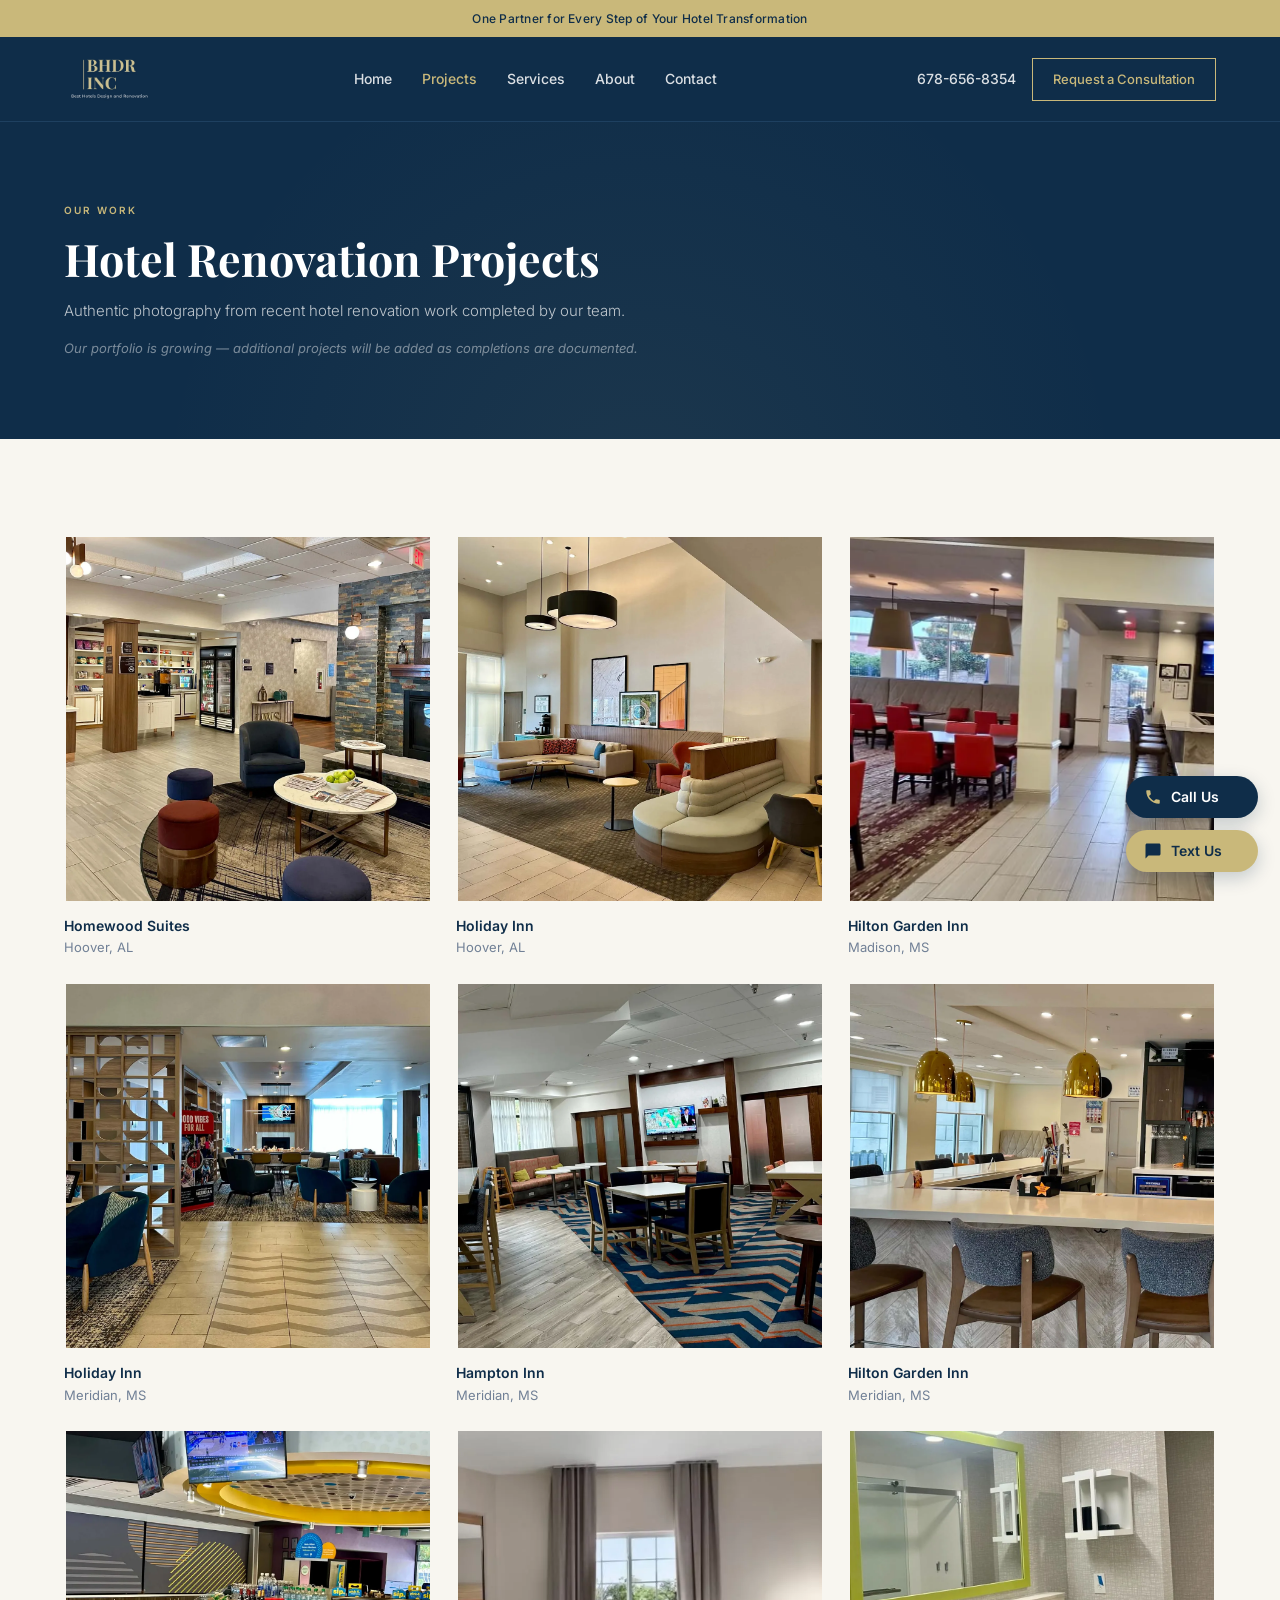
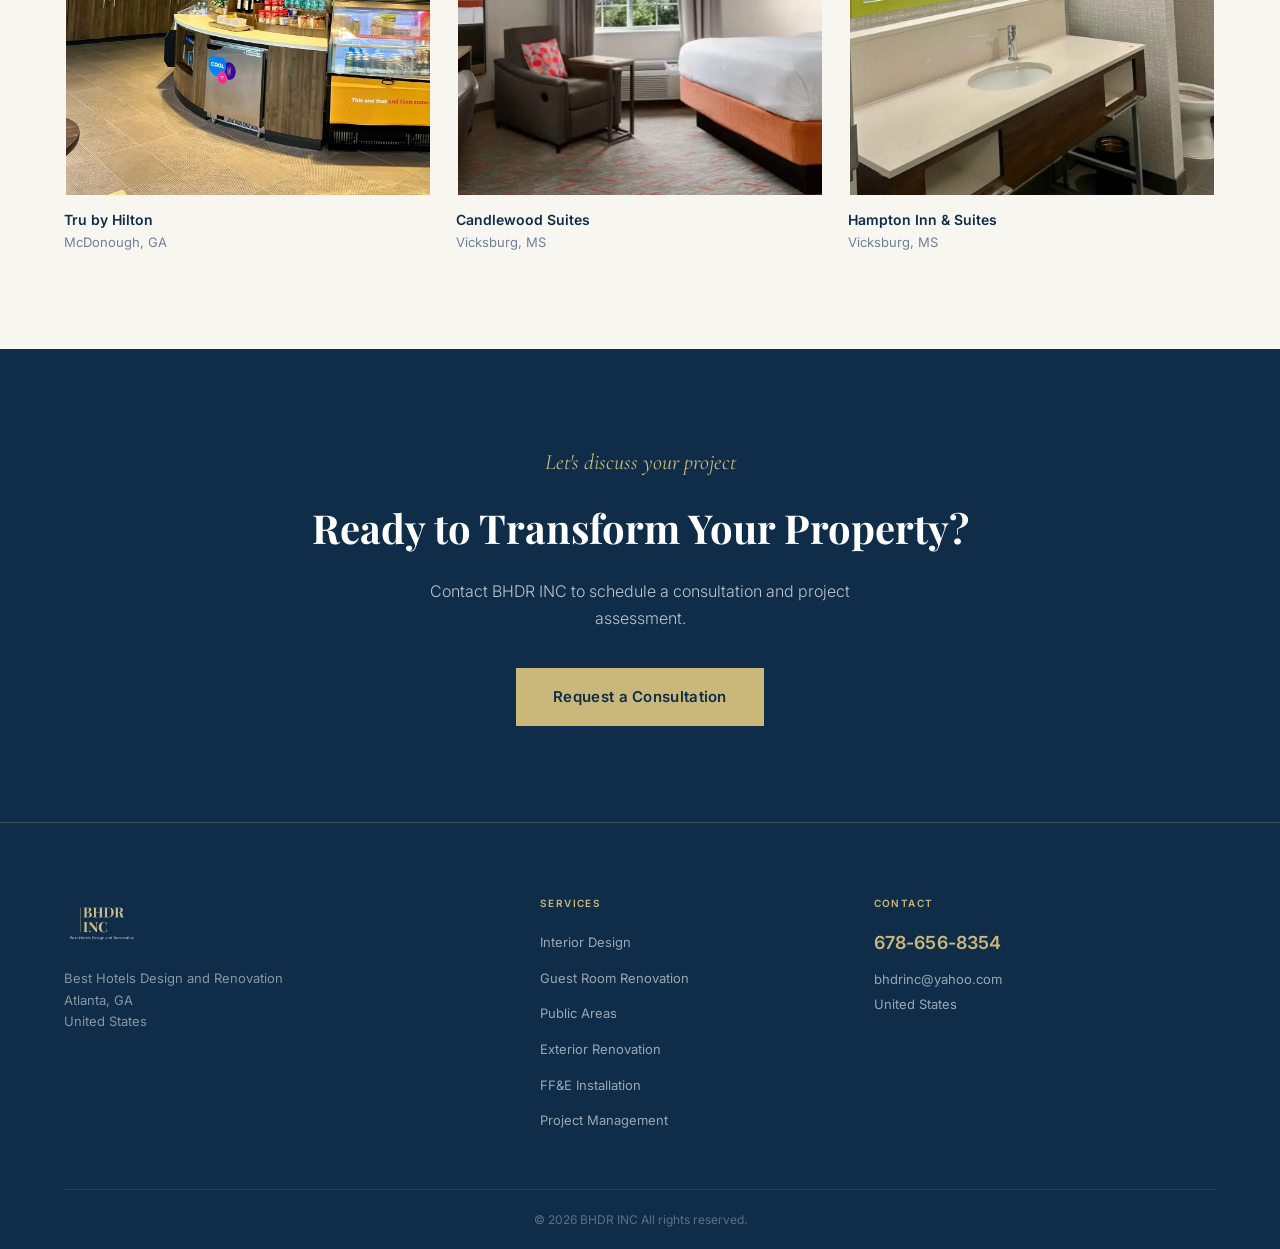
<file: projects.html>
<!DOCTYPE html>
<html lang="en">
<head>
  <meta charset="UTF-8">
  <meta name="viewport" content="width=device-width, initial-scale=1.0">
  <title>Hotel Renovation Projects — BHDR INC</title>
  <meta name="description" content="Browse completed hotel and motel renovation projects by BHDR INC across the United States.">
  <link rel="preconnect" href="https://fonts.googleapis.com">
  <link rel="preconnect" href="https://fonts.gstatic.com" crossorigin>
  <link href="https://fonts.googleapis.com/css2?family=Playfair+Display:ital,wght@0,400;0,600;0,700;0,900;1,400;1,600&family=Inter:wght@300;400;500;600&family=Cormorant+Garamond:ital,wght@1,400;1,500&display=swap" rel="stylesheet">
  <link rel="stylesheet" href="style.css">
</head>
<body>

<!-- Announcement Bar -->
<div class="announce-bar">
  <div class="container">
    <div class="announce-bar__inner">
      One Partner for Every Step of Your Hotel Transformation
    </div>
  </div>
</div>

<!-- Navigation -->
<nav class="nav">
  <div class="container">
    <div class="nav__inner">
      <a href="index.html" class="nav-logo">
        <img src="images/logo.png" alt="BHDR INC" class="logo-img">
      </a>
      <ul class="nav__links">
        <li><a href="index.html" class="nav__link">Home</a></li>
        <li><a href="projects.html" class="nav__link">Projects</a></li>
        <li><a href="services.html" class="nav__link">Services</a></li>
        <li><a href="about.html" class="nav__link">About</a></li>
        <li><a href="contact.html" class="nav__link">Contact</a></li>
      </ul>
      <a href="tel:+16786568354" class="nav__phone">678-656-8354</a>
      <a href="contact.html" class="nav__cta">Request a Consultation</a>
      <button class="nav__hamburger" id="hamburger" aria-label="Toggle menu" aria-expanded="false">
        <span></span><span></span><span></span>
      </button>
    </div>
    <div class="nav__mobile" id="mobile-nav">
      <a href="index.html" class="nav__link">Home</a>
      <a href="projects.html" class="nav__link">Projects</a>
      <a href="services.html" class="nav__link">Services</a>
      <a href="about.html" class="nav__link">About</a>
      <a href="contact.html" class="nav__link">Contact</a>
      <a href="tel:+16786568354" class="nav__link nav__phone--mobile">678-656-8354</a>
      <a href="contact.html" class="nav__cta">Request a Consultation</a>
    </div>
  </div>
</nav>

<!-- ==================== PAGE HERO ==================== -->
<section class="page-hero">
  <div class="container">
    <div class="page-hero__inner">
      <span class="page-hero__label">Our Work</span>
      <h1 class="page-hero__headline">Hotel Renovation Projects</h1>
      <p class="page-hero__sub">Authentic photography from recent hotel renovation work completed by our team.</p>
      <p class="page-hero__note">Our portfolio is growing &mdash; additional projects will be added as completions are documented.</p>
    </div>
  </div>
</section>

<!-- ==================== PROJECTS GRID ==================== -->
<section class="section section--off-white">
  <div class="container">

    <!-- Hotel projects grid (rendered from data/hotels.js) -->
    <div class="projects-full-grid" id="projects-grid">
      <p class="gallery-empty">Loading projects&hellip;</p>
    </div>
  </div>
</section>

<!-- ==================== CONSULTATION CTA ==================== -->
<section class="cta-section">
  <div class="container">
    <span class="cta-section__accent reveal">Let's discuss your project</span>
    <h2 class="cta-section__headline reveal reveal-delay-1">Ready to Transform Your Property?</h2>
    <p class="cta-section__body reveal reveal-delay-2">Contact BHDR INC to schedule a consultation and project assessment.</p>
    <a href="contact.html" class="btn btn--gold btn--lg reveal reveal-delay-3">Request a Consultation</a>
  </div>
</section>

<!-- ==================== FOOTER ==================== -->
<footer class="footer">
  <div class="container">
    <div class="footer__grid">
      <div>
        <a href="index.html"><img src="images/logo.png" alt="BHDR INC" class="footer-logo"></a>
        <p class="footer__tagline">Best Hotels Design and Renovation<br>Atlanta, GA<br>United States</p>
      </div>
      <div>
        <div class="footer__col-title">Services</div>
        <ul class="footer__links">
          <li><a href="services.html" class="footer__link">Interior Design</a></li>
          <li><a href="services.html" class="footer__link">Guest Room Renovation</a></li>
          <li><a href="services.html" class="footer__link">Public Areas</a></li>
          <li><a href="services.html" class="footer__link">Exterior Renovation</a></li>
          <li><a href="services.html" class="footer__link">FF&amp;E Installation</a></li>
          <li><a href="services.html" class="footer__link">Project Management</a></li>
        </ul>
      </div>
      <div>
        <div class="footer__col-title">Contact</div>
        <a href="tel:+16786568354" class="footer__phone">678-656-8354</a>
        <p class="footer__contact-item"><a href="mailto:bhdrinc@yahoo.com">bhdrinc@yahoo.com</a></p>
        <p class="footer__contact-item">United States</p>
      </div>
    </div>
    <hr class="footer__divider">
    <div class="footer__bottom">
      <p class="footer__copy">&copy; 2026 BHDR INC All rights reserved.</p>
    </div>
  </div>
</footer>

<!-- Floating Contact Buttons -->
<div class="floating-contact" aria-label="Quick contact">
  <a class="fc-btn fc-btn--call" href="tel:+16786568354" aria-label="Call us at 678-656-8354">
    <svg class="fc-btn__icon" viewBox="0 0 24 24" aria-hidden="true"><path fill="currentColor" d="M6.62 10.79c1.44 2.83 3.76 5.14 6.59 6.59l2.2-2.2c.27-.27.67-.36 1.02-.24 1.12.37 2.33.57 3.57.57.55 0 1 .45 1 1V20c0 .55-.45 1-1 1-9.39 0-17-7.61-17-17 0-.55.45-1 1-1h3.5c.55 0 1 .45 1 1 0 1.25.2 2.45.57 3.57.11.35.03.74-.25 1.02l-2.2 2.2z"/></svg>
    <span class="fc-btn__label">Call Us</span>
  </a>
  <a class="fc-btn fc-btn--text" href="sms:+16786568354" aria-label="Text us at 678-656-8354">
    <svg class="fc-btn__icon" viewBox="0 0 24 24" aria-hidden="true"><path fill="currentColor" d="M20 2H4c-1.1 0-2 .9-2 2v18l4-4h14c1.1 0 2-.9 2-2V4c0-1.1-.9-2-2-2z"/></svg>
    <span class="fc-btn__label">Text Us</span>
  </a>
</div>

<script src="data/hotels.js"></script>
<script src="projects.js"></script>
<script src="script.js"></script>
</body>
</html>
</file>
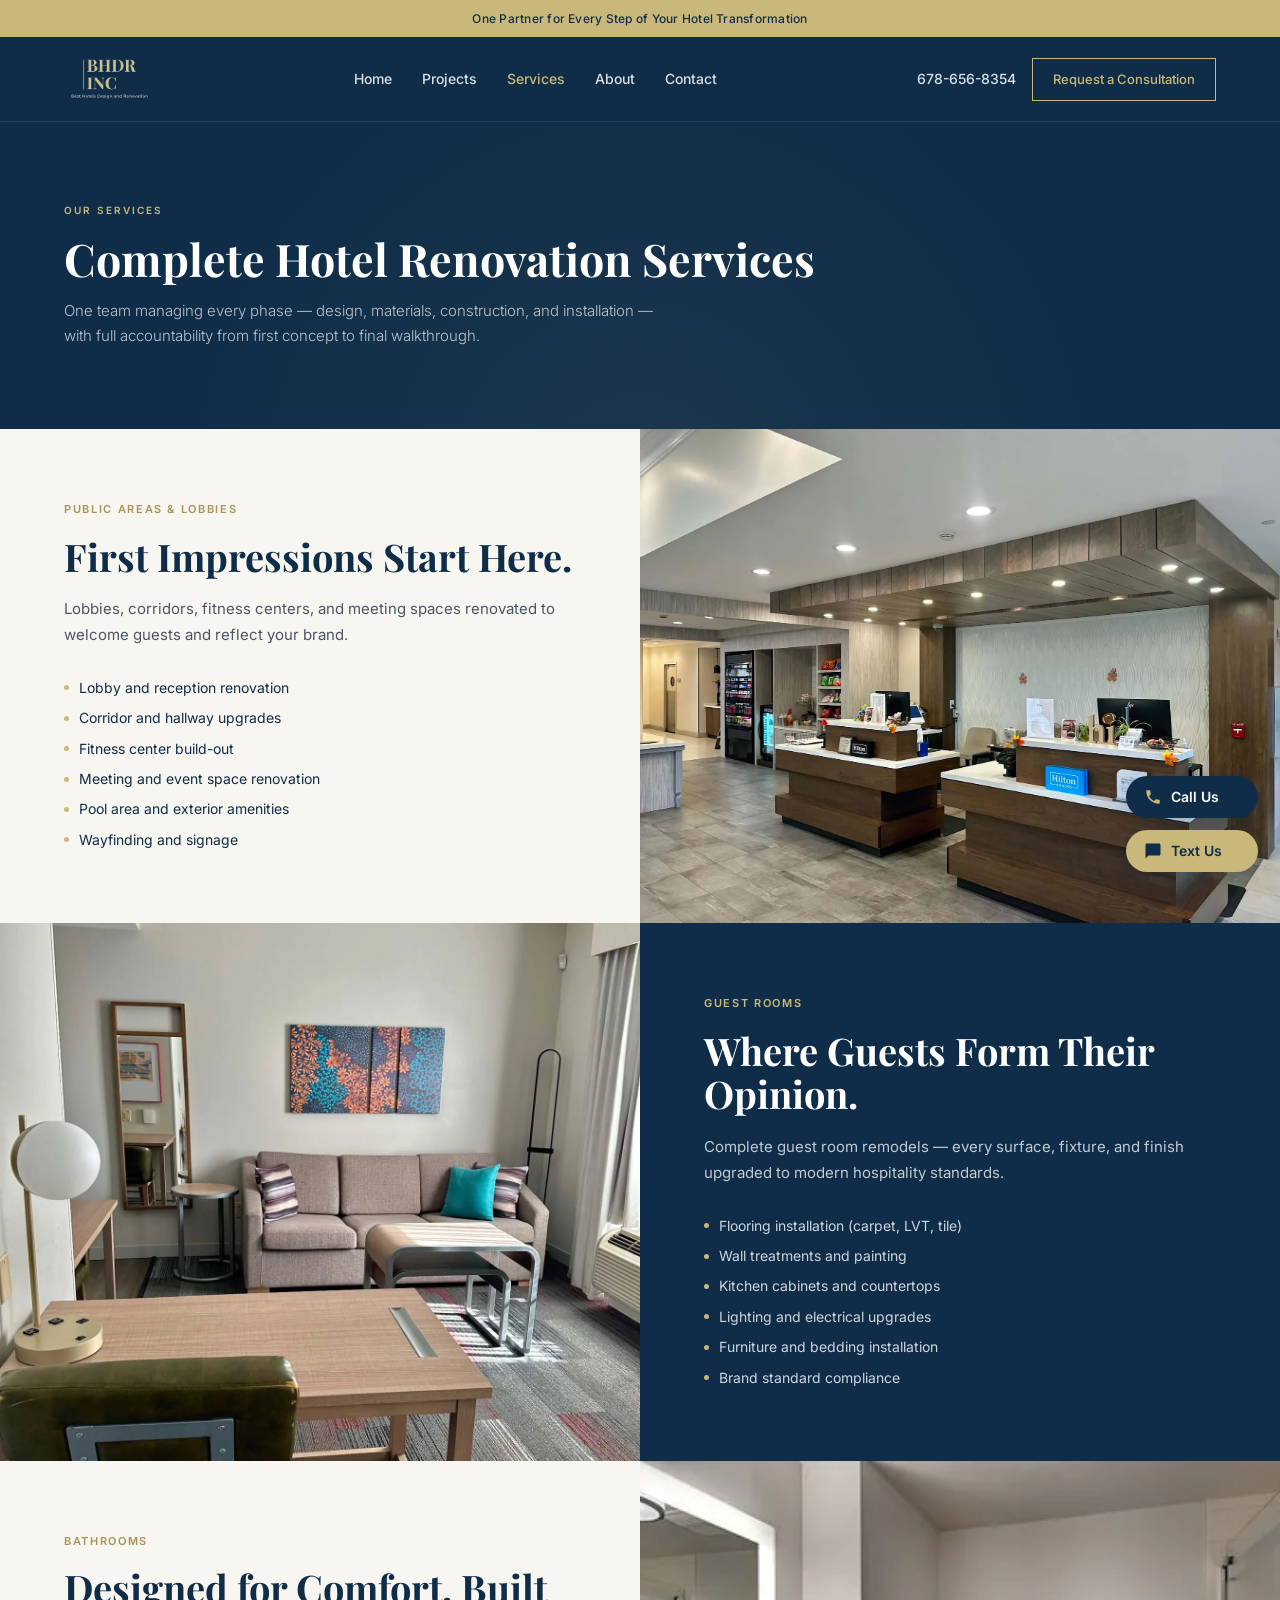
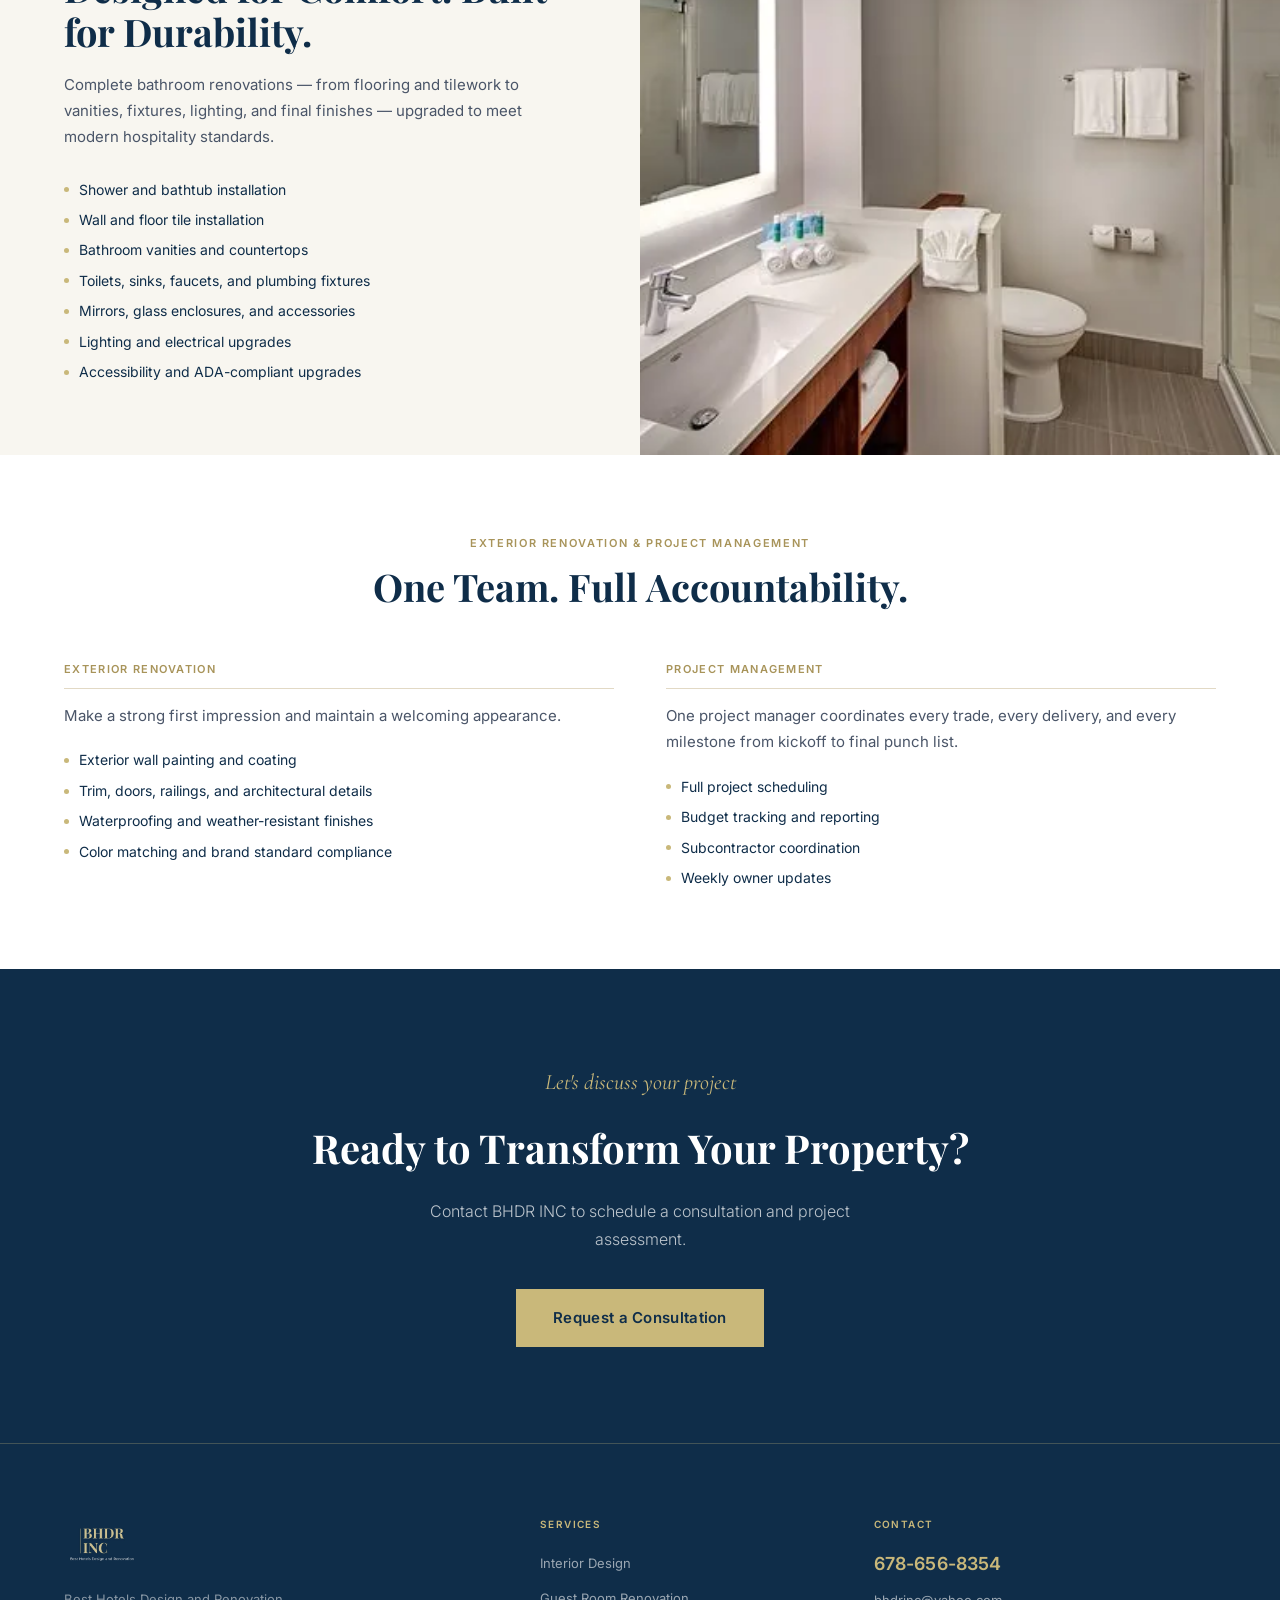
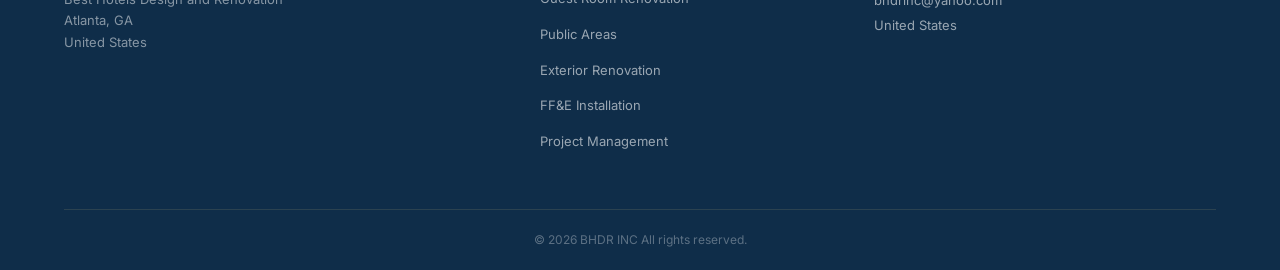
<file: services.html>
<!DOCTYPE html>
<html lang="en">
<head>
  <meta charset="UTF-8">
  <meta name="viewport" content="width=device-width, initial-scale=1.0">
  <title>Hotel Renovation Services — BHDR INC</title>
  <meta name="description" content="Full-scope hotel renovation services — public areas, guest rooms, exteriors, FF&amp;E procurement and installation across the United States.">
  <link rel="preconnect" href="https://fonts.googleapis.com">
  <link rel="preconnect" href="https://fonts.gstatic.com" crossorigin>
  <link href="https://fonts.googleapis.com/css2?family=Playfair+Display:ital,wght@0,400;0,600;0,700;0,900;1,400;1,600&family=Inter:wght@300;400;500;600&family=Cormorant+Garamond:ital,wght@1,400;1,500&display=swap" rel="stylesheet">
  <link rel="stylesheet" href="style.css">
</head>
<body>

<!-- Announcement Bar -->
<div class="announce-bar">
  <div class="container">
    <div class="announce-bar__inner">
      One Partner for Every Step of Your Hotel Transformation
    </div>
  </div>
</div>

<!-- Navigation -->
<nav class="nav">
  <div class="container">
    <div class="nav__inner">
      <a href="index.html" class="nav-logo">
        <img src="images/logo.png" alt="BHDR INC" class="logo-img">
      </a>
      <ul class="nav__links">
        <li><a href="index.html" class="nav__link">Home</a></li>
        <li><a href="projects.html" class="nav__link">Projects</a></li>
        <li><a href="services.html" class="nav__link">Services</a></li>
        <li><a href="about.html" class="nav__link">About</a></li>
        <li><a href="contact.html" class="nav__link">Contact</a></li>
      </ul>
      <a href="tel:+16786568354" class="nav__phone">678-656-8354</a>
      <a href="contact.html" class="nav__cta">Request a Consultation</a>
      <button class="nav__hamburger" id="hamburger" aria-label="Toggle menu" aria-expanded="false">
        <span></span><span></span><span></span>
      </button>
    </div>
    <div class="nav__mobile" id="mobile-nav">
      <a href="index.html" class="nav__link">Home</a>
      <a href="projects.html" class="nav__link">Projects</a>
      <a href="services.html" class="nav__link">Services</a>
      <a href="about.html" class="nav__link">About</a>
      <a href="contact.html" class="nav__link">Contact</a>
      <a href="tel:+16786568354" class="nav__link nav__phone--mobile">678-656-8354</a>
      <a href="contact.html" class="nav__cta">Request a Consultation</a>
    </div>
  </div>
</nav>

<!-- ==================== PAGE HERO ==================== -->
<section class="page-hero">
  <div class="container">
    <div class="page-hero__inner">
      <span class="page-hero__label">Our Services</span>
      <h1 class="page-hero__headline">Complete Hotel Renovation Services</h1>
      <p class="page-hero__sub">One team managing every phase &mdash; design, materials, construction, and installation &mdash; with full accountability from first concept to final walkthrough.</p>
    </div>
  </div>
</section>

<!-- ==================== CATEGORY 1 — PUBLIC AREAS (light) ==================== -->
<div class="service-category service-category--light">
  <div class="service-category__inner">
    <div class="service-category__text reveal">
      <span class="service-category__label">Public Areas &amp; Lobbies</span>
      <h2 class="service-category__headline">First Impressions Start Here.</h2>
      <p class="service-category__body">Lobbies, corridors, fitness centers, and meeting spaces renovated to welcome guests and reflect your brand.</p>
      <ul class="service-list">
        <li>Lobby and reception renovation</li>
        <li>Corridor and hallway upgrades</li>
        <li>Fitness center build-out</li>
        <li>Meeting and event space renovation</li>
        <li>Pool area and exterior amenities</li>
        <li>Wayfinding and signage</li>
      </ul>
    </div>
    <div class="service-category__img-wrap reveal reveal-delay-1">
      <img class="service-category__img" src="images/projects/hotel-lobby-reception-renovation.webp" alt="Renovated hotel lobby reception area with front desk and guest market pantry" loading="lazy">
    </div>
  </div>
</div>

<!-- ==================== CATEGORY 2 — GUEST ROOMS (navy) ==================== -->
<div class="service-category service-category--navy">
  <div class="service-category__inner">
    <div class="service-category__img-wrap reveal">
      <img class="service-category__img" src="images/projects/hotel-guestroom-living-renovation.webp" alt="Renovated hotel suite living area with sofa, desk, and lounge seating" loading="lazy">
    </div>
    <div class="service-category__text reveal reveal-delay-1">
      <span class="service-category__label">Guest Rooms</span>
      <h2 class="service-category__headline">Where Guests Form Their Opinion.</h2>
      <p class="service-category__body">Complete guest room remodels &mdash; every surface, fixture, and finish upgraded to modern hospitality standards.</p>
      <ul class="service-list">
        <li>Flooring installation (carpet, LVT, tile)</li>
        <li>Wall treatments and painting</li>
        <li>Kitchen cabinets and countertops</li>
        <li>Lighting and electrical upgrades</li>
        <li>Furniture and bedding installation</li>
        <li>Brand standard compliance</li>
      </ul>
    </div>
  </div>
</div>

<!-- ==================== CATEGORY 3 — BATHROOMS (light) ==================== -->
<div class="service-category service-category--light">
  <div class="service-category__inner">
    <div class="service-category__text reveal">
      <span class="service-category__label">Bathrooms</span>
      <h2 class="service-category__headline">Designed for Comfort. Built for Durability.</h2>
      <p class="service-category__body">Complete bathroom renovations &mdash; from flooring and tilework to vanities, fixtures, lighting, and final finishes &mdash; upgraded to meet modern hospitality standards.</p>
      <ul class="service-list">
        <li>Shower and bathtub installation</li>
        <li>Wall and floor tile installation</li>
        <li>Bathroom vanities and countertops</li>
        <li>Toilets, sinks, faucets, and plumbing fixtures</li>
        <li>Mirrors, glass enclosures, and accessories</li>
        <li>Lighting and electrical upgrades</li>
        <li>Accessibility and ADA-compliant upgrades</li>
      </ul>
    </div>
    <div class="service-category__img-wrap reveal reveal-delay-1">
      <img class="service-category__img" src="images/projects/hotel-bathroom-renovation.webp" alt="Renovated hotel bathroom with vanity, lit mirror, toilet, and glass shower enclosure" loading="lazy">
    </div>
  </div>
</div>

<!-- ==================== CATEGORY 4 — EXTERIOR RENOVATION & PROJECT MANAGEMENT (navy) ==================== -->
<div class="ffe-section">
  <div class="container">
    <span class="ffe-label reveal">Exterior Renovation &amp; Project Management</span>
    <h2 class="ffe-headline reveal reveal-delay-1">One Team. Full Accountability.</h2>
    <div class="ffe-grid">
      <div class="reveal reveal-delay-1">
        <p class="ffe-col__title">Exterior Renovation</p>
        <p class="ffe-col__body">Make a strong first impression and maintain a welcoming appearance.</p>
        <ul class="ffe-list">
          <li>Exterior wall painting and coating</li>
          <li>Trim, doors, railings, and architectural details</li>
          <li>Waterproofing and weather-resistant finishes</li>
          <li>Color matching and brand standard compliance</li>
        </ul>
      </div>
      <div class="reveal reveal-delay-2">
        <p class="ffe-col__title">Project Management</p>
        <p class="ffe-col__body">One project manager coordinates every trade, every delivery, and every milestone from kickoff to final punch list.</p>
        <ul class="ffe-list">
          <li>Full project scheduling</li>
          <li>Budget tracking and reporting</li>
          <li>Subcontractor coordination</li>
          <li>Weekly owner updates</li>
        </ul>
      </div>
    </div>
  </div>
</div>

<!-- ==================== CONSULTATION CTA ==================== -->
<section class="cta-section">
  <div class="container">
    <span class="cta-section__accent reveal">Let's discuss your project</span>
    <h2 class="cta-section__headline reveal reveal-delay-1">Ready to Transform Your Property?</h2>
    <p class="cta-section__body reveal reveal-delay-2">Contact BHDR INC to schedule a consultation and project assessment.</p>
    <a href="contact.html" class="btn btn--gold btn--lg reveal reveal-delay-3">Request a Consultation</a>
  </div>
</section>

<!-- ==================== FOOTER ==================== -->
<footer class="footer">
  <div class="container">
    <div class="footer__grid">
      <div>
        <a href="index.html"><img src="images/logo.png" alt="BHDR INC" class="footer-logo"></a>
        <p class="footer__tagline">Best Hotels Design and Renovation<br>Atlanta, GA<br>United States</p>
      </div>
      <div>
        <div class="footer__col-title">Services</div>
        <ul class="footer__links">
          <li><a href="services.html" class="footer__link">Interior Design</a></li>
          <li><a href="services.html" class="footer__link">Guest Room Renovation</a></li>
          <li><a href="services.html" class="footer__link">Public Areas</a></li>
          <li><a href="services.html" class="footer__link">Exterior Renovation</a></li>
          <li><a href="services.html" class="footer__link">FF&amp;E Installation</a></li>
          <li><a href="services.html" class="footer__link">Project Management</a></li>
        </ul>
      </div>
      <div>
        <div class="footer__col-title">Contact</div>
        <a href="tel:+16786568354" class="footer__phone">678-656-8354</a>
        <p class="footer__contact-item"><a href="mailto:bhdrinc@yahoo.com">bhdrinc@yahoo.com</a></p>
        <p class="footer__contact-item">United States</p>
      </div>
    </div>
    <hr class="footer__divider">
    <div class="footer__bottom">
      <p class="footer__copy">&copy; 2026 BHDR INC All rights reserved.</p>
    </div>
  </div>
</footer>

<!-- Floating Contact Buttons -->
<div class="floating-contact" aria-label="Quick contact">
  <a class="fc-btn fc-btn--call" href="tel:+16786568354" aria-label="Call us at 678-656-8354">
    <svg class="fc-btn__icon" viewBox="0 0 24 24" aria-hidden="true"><path fill="currentColor" d="M6.62 10.79c1.44 2.83 3.76 5.14 6.59 6.59l2.2-2.2c.27-.27.67-.36 1.02-.24 1.12.37 2.33.57 3.57.57.55 0 1 .45 1 1V20c0 .55-.45 1-1 1-9.39 0-17-7.61-17-17 0-.55.45-1 1-1h3.5c.55 0 1 .45 1 1 0 1.25.2 2.45.57 3.57.11.35.03.74-.25 1.02l-2.2 2.2z"/></svg>
    <span class="fc-btn__label">Call Us</span>
  </a>
  <a class="fc-btn fc-btn--text" href="sms:+16786568354" aria-label="Text us at 678-656-8354">
    <svg class="fc-btn__icon" viewBox="0 0 24 24" aria-hidden="true"><path fill="currentColor" d="M20 2H4c-1.1 0-2 .9-2 2v18l4-4h14c1.1 0 2-.9 2-2V4c0-1.1-.9-2-2-2z"/></svg>
    <span class="fc-btn__label">Text Us</span>
  </a>
</div>

<script src="script.js"></script>
</body>
</html>
</file>
<file: style.css>
/* ============================================================
   BHDR INC. — Best Hotels Design and Renovation
   style.css
   ============================================================ */

/* ---- CSS Variables ---- */
:root {
  --navy:         #0f2d49;
  --navy-deep:    #0f2d49;
  --navy-mid:     #163d5e;
  --gold:         #c9b87a;
  --gold-light:   #ddd09a;
  --gold-dark:    #a8945a;
  --white:        #ffffff;
  --off-white:    #f8f6f0;
  --text-dark:    #0f2d49;
  --text-mid:     #4a5568;
  --text-light:   #718096;
  --border:       #e2d9c5;
  --border-dark:  #1e4060;

  --shadow-sm:    0 1px 3px rgba(26,39,68,.08);
  --shadow-md:    0 4px 16px rgba(26,39,68,.12);
  --shadow-lg:    0 8px 32px rgba(26,39,68,.16);
  --transition:   all .3s cubic-bezier(.4,0,.2,1);
  --max-w:        1200px;
}

/* ---- Reset ---- */
*, *::before, *::after { box-sizing: border-box; margin: 0; padding: 0; }
html { scroll-behavior: smooth; }
body {
  font-family: 'Inter', system-ui, sans-serif;
  font-size: 16px;
  line-height: 1.6;
  color: var(--text-dark);
  background: var(--white);
  -webkit-font-smoothing: antialiased;
}
a { text-decoration: none; color: inherit; }
img { max-width: 100%; display: block; }
ul { list-style: none; }
button { font-family: inherit; }

/* ---- Container ---- */
.container {
  max-width: var(--max-w);
  margin: 0 auto;
  padding: 0 24px;
}

/* ---- Buttons ---- */
.btn {
  display: inline-flex;
  align-items: center;
  gap: 8px;
  font-family: 'Inter', sans-serif;
  font-weight: 600;
  font-size: 14px;
  padding: 14px 28px;
  border: 1px solid transparent;
  cursor: pointer;
  transition: var(--transition);
  white-space: nowrap;
  text-decoration: none;
  letter-spacing: 0.02em;
}
.btn--gold {
  background: var(--gold);
  color: var(--navy);
  border-color: var(--gold);
}
.btn--gold:hover { background: var(--gold-light); border-color: var(--gold-light); }

.btn--white-outline {
  background: transparent;
  color: var(--white);
  border-color: rgba(255,255,255,.5);
}
.btn--white-outline:hover { border-color: var(--white); background: rgba(255,255,255,.06); }

.btn--lg { font-size: 15px; padding: 16px 36px; }

/* ============================================================
   ANNOUNCEMENT BAR
   ============================================================ */
.announce-bar {
  background: var(--gold);
  padding: 9px 0;
}
.announce-bar__inner {
  text-align: center;
  font-family: 'Inter', sans-serif;
  font-weight: 500;
  font-size: 12px;
  color: var(--navy);
  letter-spacing: 0.02em;
}

/* ============================================================
   NAVIGATION
   ============================================================ */
.nav {
  background: var(--navy);
  position: sticky;
  top: 0;
  z-index: 900;
  border-bottom: 1px solid var(--border-dark);
}
.nav__inner {
  display: flex;
  align-items: center;
  justify-content: space-between;
  height: 84px;
  gap: 16px;
}
.nav-logo { flex-shrink: 0; }
.logo-img { height: 68px; width: auto; display: block; }

.nav__links {
  display: flex;
  align-items: center;
  gap: 2px;
  flex: 1;
  justify-content: center;
}
.nav__link {
  font-family: 'Inter', sans-serif;
  font-weight: 500;
  font-size: 14px;
  color: rgba(255,255,255,.85);
  padding: 8px 14px;
  transition: color .2s ease;
}
.nav__link:hover,
.nav__link.active { color: var(--gold); }

.nav__phone {
  flex-shrink: 0;
  font-family: 'Inter', sans-serif;
  font-weight: 500;
  font-size: 14px;
  color: rgba(255,255,255,.85);
  transition: color .2s ease;
  white-space: nowrap;
}
.nav__phone:hover { color: var(--gold); }

.nav__cta {
  flex-shrink: 0;
  font-family: 'Inter', sans-serif;
  font-weight: 500;
  font-size: 13px;
  color: var(--gold);
  border: 1px solid var(--gold);
  padding: 10px 20px;
  transition: var(--transition);
  white-space: nowrap;
}
.nav__cta:hover { background: var(--gold); color: var(--navy); }

.nav__hamburger {
  display: none;
  flex-direction: column;
  gap: 5px;
  cursor: pointer;
  padding: 8px;
  border: none;
  background: none;
}
.nav__hamburger span {
  display: block;
  width: 22px;
  height: 2px;
  background: rgba(255,255,255,.85);
  border-radius: 2px;
  transition: var(--transition);
}
.nav__hamburger.is-open span:nth-child(1) { transform: rotate(45deg) translate(5px, 5px); }
.nav__hamburger.is-open span:nth-child(2) { opacity: 0; }
.nav__hamburger.is-open span:nth-child(3) { transform: rotate(-45deg) translate(5px, -5px); }

.nav__mobile {
  display: none;
  flex-direction: column;
  padding: 12px 0 20px;
  border-top: 1px solid var(--border-dark);
  background: var(--navy);
}
.nav__mobile.open { display: flex; }
.nav__mobile .nav__link { padding: 12px 24px; }
.nav__mobile .nav__cta {
  margin: 10px 24px 0;
  text-align: center;
  display: block;
  padding: 12px 20px;
}
.nav__phone--mobile { color: var(--gold) !important; font-weight: 600; }

/* Mobile Products accordion */
.nav__mobile-toggle {
  background: none;
  border: none;
  cursor: pointer;
  font-family: 'Inter', sans-serif;
  font-size: 14px;
  font-weight: 500;
  color: rgba(255,255,255,.85);
  padding: 12px 24px;
  text-align: left;
  width: 100%;
  display: flex;
  align-items: center;
  justify-content: space-between;
  transition: color .2s ease;
}
.nav__mobile-toggle:hover { color: var(--gold); }
.nav__mobile-toggle svg { transition: transform .2s ease; flex-shrink: 0; }
.nav__mobile-toggle.open svg { transform: rotate(180deg); }

.nav__mobile-accordion {
  max-height: 0;
  overflow: hidden;
  transition: max-height .3s ease;
}
.nav__mobile-accordion.open { max-height: 600px; }
.nav__mobile-accordion-inner {
  border-left: 2px solid var(--gold);
  margin: 4px 24px 8px;
  padding-left: 14px;
  display: flex;
  flex-direction: column;
  gap: 2px;
}
.nav__mobile-accordion-inner .nav__link {
  padding: 6px 0;
  font-size: 13px;
}

/* ============================================================
   PRODUCTS MEGA MENU
   ============================================================ */
.nav-dropdown { position: relative; }

.nav-dropdown-toggle {
  background: none;
  border: none;
  cursor: pointer;
  display: flex;
  align-items: center;
  gap: 4px;
  font-family: 'Inter', sans-serif;
  font-size: 14px;
  font-weight: 500;
  color: rgba(255,255,255,.85);
  padding: 8px 14px;
  transition: color .2s ease;
}
.nav-dropdown-toggle:hover,
.nav-dropdown.open .nav-dropdown-toggle { color: var(--gold); }

.dropdown-arrow { transition: transform .2s ease; }
.nav-dropdown.open .dropdown-arrow { transform: rotate(180deg); }

.mega-menu {
  position: absolute;
  top: calc(100% + 1px);
  left: 50%;
  transform: translateX(-50%) translateY(8px);
  background: var(--white);
  border: 1px solid var(--border);
  box-shadow: 0 20px 60px rgba(15,26,46,.22);
  padding: 32px;
  min-width: 860px;
  opacity: 0;
  visibility: hidden;
  pointer-events: none;
  transition: opacity .2s ease, visibility .2s ease, transform .2s ease;
  z-index: 1000;
}
.nav-dropdown.open .mega-menu {
  opacity: 1;
  visibility: visible;
  pointer-events: all;
  transform: translateX(-50%) translateY(0);
}
.mega-menu__inner {
  display: grid;
  grid-template-columns: repeat(4, 1fr) 200px;
  gap: 24px;
}
.mega-menu__col-title {
  font-family: 'Inter', sans-serif;
  font-weight: 600;
  font-size: 10px;
  letter-spacing: 0.12em;
  text-transform: uppercase;
  color: var(--gold-dark);
  margin-bottom: 12px;
  padding-bottom: 8px;
  border-bottom: 1px solid var(--border);
}
.mega-menu__link {
  display: block;
  font-family: 'Inter', sans-serif;
  font-size: 13px;
  color: var(--text-dark);
  padding: 5px 0;
  transition: color .15s ease;
}
.mega-menu__link:hover { color: var(--gold-dark); }

.mega-menu__cta-panel {
  background: var(--navy);
  padding: 22px 18px;
  display: flex;
  flex-direction: column;
}
.mega-menu__cta-body {
  font-family: 'Inter', sans-serif;
  font-size: 13px;
  color: rgba(255,255,255,.7);
  line-height: 1.55;
  margin-bottom: 16px;
  flex: 1;
}
.mega-menu__cta-btn {
  display: block;
  background: var(--gold);
  color: var(--navy);
  font-family: 'Inter', sans-serif;
  font-weight: 600;
  font-size: 12px;
  text-align: center;
  padding: 10px 14px;
  transition: background .2s ease;
}
.mega-menu__cta-btn:hover { background: var(--gold-light); }

/* ============================================================
   HERO — HOMEPAGE
   ============================================================ */
.hero {
  /* Fill the viewport below the header (announcement bar + sticky nav).
     --header-h is measured in script.js so wrapping/ breakpoint changes are
     accounted for; the 118px fallback ≈ announce bar + 84px nav. The dvh unit
     tracks mobile browser chrome so the next section never peeks in; min-height
     (not height) lets the hero grow if the content needs more room. */
  min-height: calc(100vh - var(--header-h, 118px));
  min-height: calc(100dvh - var(--header-h, 118px));
  display: flex;
  align-items: center;
  background: var(--navy);
  position: relative;
  overflow: hidden;
}
.hero-bg {
  position: absolute;
  inset: 0;
  z-index: 0;
}
@keyframes heroZoomOut {
  0%   { transform: scale(1.12); }
  100% { transform: scale(1.0); }
}
.hero-bg img {
  width: 100%;
  height: 100%;
  object-fit: cover;
  animation: heroZoomOut 8s ease-out forwards;
}
.hero-overlay {
  position: absolute;
  inset: 0;
  background: rgba(15,26,46,.78);
  z-index: 1;
}
.hero__inner {
  position: relative;
  z-index: 2;
  max-width: var(--max-w);
  margin: 0 auto;
  padding: 60px 24px;
  width: 100%;
}
.hero__label {
  font-family: 'Inter', sans-serif;
  font-weight: 600;
  font-size: 10px;
  letter-spacing: 0.2em;
  text-transform: uppercase;
  color: var(--gold);
  display: block;
  margin-bottom: 22px;
}
.hero__headline {
  font-family: 'Playfair Display', serif;
  font-weight: 900;
  font-size: clamp(28px, 3.5vw, 46px);
  color: var(--white);
  line-height: 1.06;
  margin-bottom: 26px;
  max-width: 760px;
}
.hero__sub {
  font-family: 'Inter', sans-serif;
  font-weight: 300;
  font-size: 15px;
  color: rgba(255,255,255,.8);
  max-width: 580px;
  line-height: 1.7;
  margin-bottom: 44px;
}
.hero__ctas {
  display: flex;
  align-items: center;
  gap: 16px;
  flex-wrap: wrap;
  margin-bottom: 52px;
}
.hero__ctas .btn { font-size: 13px; padding: 11px 24px; }
.hero__trust {
  display: flex;
  align-items: center;
  flex-wrap: wrap;
}
.hero__trust-item {
  font-family: 'Inter', sans-serif;
  font-size: 12px;
  color: rgba(255,255,255,.65);
  padding: 0 20px;
  position: relative;
}
.hero__trust-item:first-child { padding-left: 0; }
.hero__trust-item:not(:last-child)::after {
  content: '';
  position: absolute;
  right: 0;
  top: 50%;
  transform: translateY(-50%);
  height: 12px;
  width: 1px;
  background: var(--gold);
  opacity: .4;
}

/* ============================================================
   STATS SECTION
   ============================================================ */
.stats-section {
  background: var(--white);
  padding: 72px 0;
}
.stats-row {
  display: flex;
  align-items: center;
  justify-content: center;
}
.stat-block {
  flex: 1;
  text-align: center;
  padding: 24px 32px;
}
.stat-divider-v {
  width: 1px;
  height: 72px;
  background: var(--border);
  flex-shrink: 0;
}
.stat-number {
  font-family: 'Playfair Display', serif;
  font-weight: 900;
  font-size: clamp(48px, 5.5vw, 72px);
  color: var(--navy);
  line-height: 1;
  margin-bottom: 8px;
}
.stat-label {
  font-family: 'Inter', sans-serif;
  font-weight: 600;
  font-size: 11px;
  letter-spacing: 0.15em;
  text-transform: uppercase;
  color: var(--text-mid);
}

/* ============================================================
   PAGE HERO — inner pages
   ============================================================ */
.page-hero {
  background: var(--navy);
  padding: 80px 0;
  text-align: left;
  position: relative;
  overflow: hidden;
}
.page-hero::before {
  content: '';
  position: absolute;
  inset: 0;
  background: radial-gradient(circle at 50% 120%, rgba(201,184,122,.07) 0%, transparent 65%);
  pointer-events: none;
}
.page-hero__inner { position: relative; z-index: 1; }
.page-hero__label {
  font-family: 'Inter', sans-serif;
  font-weight: 600;
  font-size: 10px;
  letter-spacing: 0.2em;
  text-transform: uppercase;
  color: var(--gold);
  display: block;
  margin-bottom: 16px;
}
.page-hero__headline {
  font-family: 'Playfair Display', serif;
  font-weight: 700;
  font-size: clamp(28px, 3.5vw, 46px);
  color: var(--white);
  line-height: 1.1;
  margin-bottom: 16px;
}
.page-hero__sub {
  font-family: 'Inter', sans-serif;
  font-weight: 300;
  font-size: 15px;
  color: rgba(255,255,255,.72);
  max-width: 600px;
  line-height: 1.65;
}
.page-hero__note {
  font-family: 'Inter', sans-serif;
  font-size: 13px;
  font-style: italic;
  color: rgba(255,255,255,.45);
  margin-top: 14px;
}

/* ============================================================
   SHARED SECTION STYLES
   ============================================================ */
.section { padding: 96px 0; }
.section--navy     { background: var(--navy); }
.section--navy-mid { background: var(--navy-mid); }
.section--off-white { background: var(--off-white); }
.section--white    { background: var(--white); }

.section__header { margin-bottom: 60px; }
.section__header--center { text-align: center; }

.section-label {
  font-family: 'Inter', sans-serif;
  font-weight: 600;
  font-size: 11px;
  letter-spacing: 0.15em;
  text-transform: uppercase;
  color: var(--gold);
  display: block;
  margin-bottom: 12px;
}
.section-label--dark { color: var(--gold-dark); }

.section__headline {
  font-family: 'Playfair Display', serif;
  font-size: clamp(28px, 4vw, 44px);
  font-weight: 700;
  line-height: 1.15;
  margin-top: 8px;
}
.section__headline--white { color: var(--white); }
.section__headline--navy  { color: var(--navy); }

.section__sub {
  margin-top: 16px;
  font-size: 16px;
  line-height: 1.7;
  max-width: 600px;
}
.section__sub--light  { color: rgba(255,255,255,.72); }
.section__sub--dark   { color: var(--text-mid); }
.section__sub--center { margin-left: auto; margin-right: auto; }

/* ============================================================
   HOMEPAGE — SERVICE IMAGE CARDS
   ============================================================ */
.service-cards-grid {
  display: grid;
  grid-template-columns: repeat(3, 1fr);
  gap: 2px;
  margin-bottom: 40px;
}
.service-card {
  position: relative;
  height: 380px;
  overflow: hidden;
  cursor: pointer;
}
.service-card img {
  width: 100%;
  height: 100%;
  object-fit: cover;
  transition: transform .5s ease;
}
.service-card:hover img { transform: scale(1.04); }
.service-card__overlay {
  position: absolute;
  inset: 0;
  background: rgba(15,26,46,.5);
  transition: background .4s ease;
}
.service-card:hover .service-card__overlay { background: rgba(15,26,46,.7); }
.service-card__content {
  position: absolute;
  bottom: 28px;
  left: 28px;
  right: 28px;
  z-index: 1;
}
.service-card__rule {
  width: 40px;
  height: 2px;
  background: var(--gold);
  margin-bottom: 10px;
}
.service-card__label {
  font-family: 'Playfair Display', serif;
  font-weight: 600;
  font-size: 20px;
  color: var(--white);
  line-height: 1.25;
}
.service-cards-cta { text-align: center; }
.service-cards-cta a {
  font-family: 'Inter', sans-serif;
  font-weight: 600;
  font-size: 14px;
  color: var(--gold-dark);
  transition: color .2s ease;
}
.service-cards-cta a:hover { color: var(--gold); }

/* ============================================================
   FEATURED PROJECTS GRID (homepage + projects page)
   ============================================================ */
.projects-grid {
  display: grid;
  grid-template-columns: repeat(3, 1fr);
  gap: 24px;
  margin-bottom: 40px;
}
.projects-full-grid {
  display: grid;
  grid-template-columns: repeat(3, 1fr);
  gap: 24px;
}
.project-card { cursor: default; }
.project-card__frame {
  overflow: hidden;
  border: 2px solid transparent;
  transition: border-color .3s ease;
}
.project-card:hover .project-card__frame { border-color: var(--gold); }
.project-card__img {
  width: 100%;
  aspect-ratio: 1 / 1;
  object-fit: cover;
  display: block;
  transition: opacity .3s ease;
}
.project-card:hover .project-card__img { opacity: .9; }
.project-card__body { padding: 12px 0 0; }
.project-card__cat {
  font-family: 'Inter', sans-serif;
  font-weight: 500;
  font-size: 10px;
  color: var(--gold);
  text-transform: uppercase;
  letter-spacing: 0.1em;
  margin-bottom: 4px;
}
.project-card__name {
  font-family: 'Inter', sans-serif;
  font-weight: 600;
  font-size: 14px;
  color: var(--navy);
  margin-bottom: 0;
  transition: color .2s ease;
}
.project-card:hover .project-card__name { color: var(--gold-dark); }
.project-card__loc {
  font-family: 'Inter', sans-serif;
  font-size: 13px;
  color: var(--text-light);
}
.project-card--hidden { display: none !important; }

.projects-cta { text-align: center; }
.projects-cta a {
  font-family: 'Inter', sans-serif;
  font-weight: 600;
  font-size: 14px;
  color: var(--gold-dark);
  transition: color .2s ease;
}
.projects-cta a:hover { color: var(--gold); }

/* ============================================================
   HOMEPAGE — WHY BHDR
   ============================================================ */
.why-grid {
  display: grid;
  grid-template-columns: repeat(3, 1fr);
  gap: 24px;
}
.why-block {
  background: var(--navy-mid);
  border: 1px solid var(--border-dark);
  border-top: 3px solid var(--gold);
  padding: 32px;
}
.why-block__title {
  font-family: 'Playfair Display', serif;
  font-weight: 600;
  font-size: 20px;
  color: var(--gold);
  margin-bottom: 14px;
}
.why-block__body {
  font-family: 'Inter', sans-serif;
  font-size: 14px;
  color: rgba(255,255,255,.75);
  line-height: 1.7;
}

/* ============================================================
   HOMEPAGE — MATERIALS PREVIEW
   ============================================================ */
.materials-content {
  display: grid;
  grid-template-columns: 1fr 1fr;
  gap: 64px;
  align-items: center;
}
.materials-text .section__sub { max-width: 460px; }
.materials-pills {
  display: flex;
  flex-wrap: wrap;
  gap: 10px;
  margin: 24px 0 28px;
}
.material-pill {
  background: var(--white);
  border: 1px solid var(--border);
  padding: 8px 16px;
  font-family: 'Inter', sans-serif;
  font-weight: 500;
  font-size: 13px;
  color: var(--text-dark);
  border-radius: 4px;
  transition: border-color .2s ease;
}
.material-pill:hover { border-color: var(--gold); }
.materials-cta a {
  font-family: 'Inter', sans-serif;
  font-weight: 600;
  font-size: 14px;
  color: var(--gold-dark);
  transition: color .2s ease;
}
.materials-cta a:hover { color: var(--gold); }
.materials-img {
  width: 100%;
  height: 420px;
  object-fit: cover;
}

/* ============================================================
   CONSULTATION CTA SECTION
   ============================================================ */
.cta-section {
  background: var(--navy);
  padding: 96px 0;
  text-align: center;
}
.cta-section__accent {
  font-family: 'Cormorant Garamond', serif;
  font-style: italic;
  font-size: 22px;
  color: var(--gold);
  display: block;
  margin-bottom: 16px;
}
.cta-section__headline {
  font-family: 'Playfair Display', serif;
  font-weight: 700;
  font-size: clamp(28px, 4vw, 40px);
  color: var(--white);
  margin-bottom: 18px;
}
.cta-section__body {
  font-family: 'Inter', sans-serif;
  font-weight: 300;
  font-size: 16px;
  color: rgba(255,255,255,.72);
  max-width: 500px;
  margin: 0 auto 36px;
  line-height: 1.7;
}

/* ============================================================
   PROJECTS PAGE — FILTER BAR
   ============================================================ */
.filter-bar {
  display: flex;
  align-items: center;
  gap: 0;
  margin-bottom: 40px;
  border-bottom: 1px solid var(--border);
  flex-wrap: wrap;
}
.filter-btn {
  font-family: 'Inter', sans-serif;
  font-weight: 400;
  font-size: 14px;
  color: var(--text-mid);
  padding: 12px 20px;
  background: none;
  border: none;
  cursor: pointer;
  position: relative;
  transition: color .2s ease;
  white-space: nowrap;
}
.filter-btn:hover { color: var(--navy); }
.filter-btn.active { font-weight: 600; color: var(--navy); }
.filter-btn.active::after {
  content: '';
  position: absolute;
  bottom: -1px;
  left: 0;
  right: 0;
  height: 2px;
  background: var(--gold);
}

/* ============================================================
   SERVICES PAGE — CATEGORY SECTIONS
   ============================================================ */
.service-category { padding: 0; }
.service-category--light { background: var(--off-white); }
.service-category--navy  { background: var(--navy); }

.service-category__inner {
  display: grid;
  grid-template-columns: 1fr 1fr;
  align-items: stretch;
  min-height: 420px;
}
.service-category__text { padding: 72px 64px; }
/* Image column fills the row height set by the text column; the image is
   absolutely positioned so it never forces the row taller than the text. */
.service-category__img-wrap { position: relative; overflow: hidden; }
.service-category__img {
  position: absolute;
  inset: 0;
  width: 100%;
  height: 100%;
  object-fit: cover;
}
.service-category__label {
  font-family: 'Inter', sans-serif;
  font-weight: 600;
  font-size: 11px;
  letter-spacing: 0.15em;
  text-transform: uppercase;
  display: block;
  margin-bottom: 16px;
}
.service-category--light .service-category__label { color: var(--gold-dark); }
.service-category--navy  .service-category__label { color: var(--gold); }

.service-category__headline {
  font-family: 'Playfair Display', serif;
  font-weight: 700;
  font-size: clamp(26px, 3.5vw, 38px);
  line-height: 1.15;
  margin-bottom: 18px;
}
.service-category--light .service-category__headline { color: var(--navy); }
.service-category--navy  .service-category__headline { color: var(--white); }

.service-category__body {
  font-size: 15px;
  line-height: 1.75;
  margin-bottom: 28px;
}
.service-category--light .service-category__body { color: var(--text-mid); }
.service-category--navy  .service-category__body  { color: rgba(255,255,255,.75); }

.service-list { display: flex; flex-direction: column; gap: 8px; }
.service-list li {
  display: flex;
  align-items: center;
  gap: 10px;
  font-size: 14px;
}
.service-category--light .service-list li { color: var(--text-dark); }
.service-category--navy  .service-list li { color: rgba(255,255,255,.8); }
.service-list li::before {
  content: '';
  width: 5px;
  height: 5px;
  background: var(--gold);
  border-radius: 50%;
  flex-shrink: 0;
}

/* FF&E Section */
.ffe-section { background: var(--white); padding: 80px 0; }
.ffe-label {
  font-family: 'Inter', sans-serif;
  font-weight: 600;
  font-size: 11px;
  letter-spacing: 0.15em;
  text-transform: uppercase;
  color: var(--gold-dark);
  display: block;
  text-align: center;
  margin-bottom: 12px;
}
.ffe-headline {
  font-family: 'Playfair Display', serif;
  font-weight: 700;
  font-size: clamp(26px, 3.5vw, 38px);
  color: var(--navy);
  text-align: center;
  margin-bottom: 52px;
  line-height: 1.15;
}
.ffe-grid { display: grid; grid-template-columns: 1fr 1fr; gap: 52px; }
.ffe-col__title {
  font-family: 'Inter', sans-serif;
  font-weight: 600;
  font-size: 11px;
  letter-spacing: 0.12em;
  text-transform: uppercase;
  color: var(--gold-dark);
  margin-bottom: 14px;
  padding-bottom: 10px;
  border-bottom: 1px solid var(--border);
}
.ffe-col__body {
  font-size: 15px;
  color: var(--text-mid);
  line-height: 1.75;
  margin-bottom: 20px;
}
.ffe-list { display: flex; flex-direction: column; gap: 8px; }
.ffe-list li {
  font-size: 14px;
  color: var(--text-dark);
  display: flex;
  align-items: center;
  gap: 10px;
}
.ffe-list li::before {
  content: '';
  width: 5px;
  height: 5px;
  background: var(--gold);
  border-radius: 50%;
  flex-shrink: 0;
}

/* ============================================================
   PRODUCTS PAGE
   ============================================================ */
.products-intro {
  max-width: 720px;
  margin: 0 auto 56px;
  text-align: center;
  font-size: 16px;
  color: var(--text-mid);
  line-height: 1.7;
}
.products-grid {
  display: grid;
  grid-template-columns: repeat(4, 1fr);
  gap: 20px;
}
.product-card {
  background: var(--white);
  border: 1px solid var(--border);
  border-top: 3px solid var(--gold);
  padding: 28px 24px;
  transition: var(--transition);
}
.product-card:hover { box-shadow: var(--shadow-md); }
.product-card__icon {
  margin-bottom: 18px;
  color: var(--navy);
}
.product-card__icon svg { width: 30px; height: 30px; }
.product-card__title {
  font-family: 'Playfair Display', serif;
  font-weight: 600;
  font-size: 17px;
  color: var(--navy);
  margin-bottom: 10px;
  line-height: 1.3;
}
.product-card__body {
  font-family: 'Inter', sans-serif;
  font-size: 13px;
  color: var(--text-mid);
  line-height: 1.65;
}

.product-cta-section {
  background: var(--navy);
  padding: 72px 0;
  text-align: center;
  margin-top: 0;
}
.product-cta-section__headline {
  font-family: 'Playfair Display', serif;
  font-weight: 700;
  font-size: clamp(26px, 3.5vw, 36px);
  color: var(--white);
  margin-bottom: 16px;
}
.product-cta-section__body {
  font-size: 16px;
  color: rgba(255,255,255,.72);
  max-width: 480px;
  margin: 0 auto 32px;
  line-height: 1.7;
}

/* ============================================================
   ABOUT PAGE
   ============================================================ */
.story-grid {
  display: grid;
  grid-template-columns: 1fr 1fr;
  gap: 80px;
  align-items: start;
}
.story__label {
  font-family: 'Inter', sans-serif;
  font-weight: 600;
  font-size: 11px;
  letter-spacing: 0.15em;
  text-transform: uppercase;
  color: var(--gold-dark);
  display: block;
  margin-bottom: 14px;
}
.story__headline {
  font-family: 'Playfair Display', serif;
  font-weight: 700;
  font-size: clamp(26px, 3.5vw, 38px);
  color: var(--navy);
  margin-bottom: 28px;
  line-height: 1.2;
}
.story__body p {
  font-size: 15px;
  color: var(--text-mid);
  line-height: 1.8;
  margin-bottom: 18px;
}
.story__body p:last-child { margin-bottom: 0; }
.story__img { width: 100%; height: 500px; object-fit: cover; }

.values-grid { display: grid; grid-template-columns: repeat(3, 1fr); gap: 24px; }
.value-card {
  background: var(--white);
  border: 1px solid var(--border);
  border-top: 3px solid var(--gold);
  padding: 32px 28px;
  box-shadow: 0 2px 12px rgba(15, 45, 73, 0.05);
}
.value-card__title {
  font-family: 'Playfair Display', serif;
  font-weight: 600;
  font-size: 19px;
  color: var(--gold-dark);
  margin-bottom: 14px;
}
.value-card__body {
  font-size: 14px;
  color: var(--text-mid);
  line-height: 1.7;
}

/* ============================================================
   CONTACT PAGE
   ============================================================ */
.contact-grid {
  display: grid;
  grid-template-columns: 1fr 1.4fr;
  gap: 64px;
  align-items: start;
}
.contact-info__phone {
  font-family: 'Inter', sans-serif;
  font-weight: 700;
  font-size: clamp(24px, 3.5vw, 32px);
  letter-spacing: -0.01em;
  color: var(--navy);
  display: block;
  margin-bottom: 6px;
  line-height: 1;
  transition: color .2s ease;
}
.contact-info__phone:hover { color: var(--gold-dark); }
.contact-info__phone-note {
  font-size: 13px;
  color: var(--text-light);
  margin-bottom: 36px;
}
.contact-info__items { display: flex; flex-direction: column; gap: 20px; }
.contact-info__item { display: flex; flex-direction: column; gap: 2px; }
.contact-info__item-label {
  font-family: 'Inter', sans-serif;
  font-weight: 600;
  font-size: 11px;
  letter-spacing: 0.1em;
  text-transform: uppercase;
  color: var(--text-light);
}
.contact-info__item-value { font-size: 15px; color: var(--text-dark); }
.contact-info__item-value a { color: var(--gold-dark); transition: color .2s ease; }
.contact-info__item-value a:hover { color: var(--gold); }
.contact-info__states { font-size: 14px; color: var(--text-mid); letter-spacing: 0.04em; margin-top: 2px; }

.wa-link {
  display: inline-flex;
  align-items: center;
  gap: 8px;
  font-family: 'Inter', sans-serif;
  font-weight: 500;
  font-size: 14px;
  color: var(--gold-dark);
  transition: color .2s ease;
  margin-top: 4px;
}
.wa-link:hover { color: var(--gold); }
.wa-link svg { width: 16px; height: 16px; flex-shrink: 0; }

.contact-form-card {
  background: var(--white);
  border: 1px solid var(--border);
  padding: 40px;
}
.contact-form-card__title {
  font-family: 'Playfair Display', serif;
  font-weight: 700;
  font-size: 24px;
  color: var(--navy);
  margin-bottom: 12px;
}
.contact-form-card__rule {
  width: 48px;
  height: 2px;
  background: var(--gold);
  margin-bottom: 28px;
}
.form-group { margin-bottom: 16px; }
.form-row {
  display: grid;
  grid-template-columns: 1fr 1fr;
  gap: 16px;
  margin-bottom: 16px;
}
.form-row .form-group { margin-bottom: 0; }
.form-label {
  display: block;
  font-family: 'Inter', sans-serif;
  font-weight: 500;
  font-size: 12px;
  color: var(--text-mid);
  margin-bottom: 6px;
}
.form-label__optional {
  font-weight: 400;
  text-transform: none;
  letter-spacing: 0;
  opacity: 0.6;
}
.form-control {
  width: 100%;
  font-family: 'Inter', sans-serif;
  font-size: 14px;
  color: var(--text-dark);
  background: var(--off-white);
  border: 1px solid var(--border);
  padding: 11px 14px;
  transition: border-color .2s ease, box-shadow .2s ease;
  appearance: none;
  -webkit-appearance: none;
  border-radius: 0;
}
.form-control:focus {
  outline: none;
  border-color: var(--gold);
  box-shadow: 0 0 0 3px rgba(201,184,122,.15);
}
.form-control::placeholder { color: rgba(113,128,150,.55); }
select.form-control {
  background-image: url("data:image/svg+xml,%3Csvg xmlns='http://www.w3.org/2000/svg' viewBox='0 0 24 24' fill='none' stroke='%23718096' stroke-width='2' stroke-linecap='round' stroke-linejoin='round'%3E%3Cpolyline points='6 9 12 15 18 9'/%3E%3C/svg%3E");
  background-repeat: no-repeat;
  background-position: right 14px center;
  background-size: 14px;
  padding-right: 38px;
  cursor: pointer;
}
select.form-control option { color: var(--text-dark); background: var(--white); }
textarea.form-control { resize: vertical; min-height: 100px; }

.form-submit {
  width: 100%;
  background: var(--gold);
  color: var(--navy);
  font-family: 'Inter', sans-serif;
  font-weight: 700;
  font-size: 15px;
  padding: 15px;
  border: none;
  cursor: pointer;
  transition: background .2s ease;
  margin-top: 8px;
  border-radius: 0;
  letter-spacing: 0.02em;
}
.form-submit:hover { background: var(--gold-light); }
.form-honey { display: none; }

.form-success {
  display: none;
  text-align: center;
  padding: 52px 24px;
}
.form-success.show { display: block; }
.form-success__title {
  font-family: 'Playfair Display', serif;
  font-weight: 700;
  font-size: 24px;
  color: var(--navy);
  margin-bottom: 12px;
}
.form-success__body { font-size: 15px; color: var(--text-mid); line-height: 1.65; }

/* ============================================================
   FOOTER
   ============================================================ */
.footer {
  background: var(--navy-deep);
  border-top: 1px solid rgba(201,184,122,.28);
  padding: 72px 0 0;
}
.footer__grid {
  display: grid;
  grid-template-columns: 1.5fr 1fr 1.2fr;
  gap: 48px;
  padding-bottom: 56px;
}
.footer-logo { height: 57px; width: auto; display: block; margin-bottom: 16px; }
.footer__tagline {
  font-family: 'Inter', sans-serif;
  font-size: 13px;
  color: rgba(255,255,255,.5);
  line-height: 1.65;
  max-width: 220px;
}
.footer__col-title {
  font-family: 'Inter', sans-serif;
  font-weight: 600;
  font-size: 10px;
  letter-spacing: 0.14em;
  text-transform: uppercase;
  color: var(--gold);
  margin-bottom: 18px;
}
.footer__links { display: flex; flex-direction: column; gap: 10px; }
.footer__link {
  font-size: 13px;
  color: rgba(255,255,255,.58);
  transition: color .2s ease;
}
.footer__link:hover { color: rgba(255,255,255,.9); }
.footer__phone {
  display: block;
  font-family: 'Inter', sans-serif;
  font-weight: 600;
  font-size: 18px;
  letter-spacing: 0.01em;
  color: var(--gold);
  margin-bottom: 12px;
  transition: color .2s ease;
}
.footer__phone:hover { color: var(--gold-light); }
.footer__contact-item {
  font-size: 13px;
  color: rgba(255,255,255,.58);
  margin-bottom: 6px;
  line-height: 1.5;
}
.footer__contact-item a { color: rgba(255,255,255,.58); transition: color .2s ease; }
.footer__contact-item a:hover { color: var(--gold); }
.footer__wa-link {
  display: inline-flex;
  align-items: center;
  gap: 7px;
  font-size: 13px;
  color: var(--gold);
  font-weight: 500;
  margin-top: 6px;
  transition: color .2s ease;
}
.footer__wa-link:hover { color: var(--gold-light); }
.footer__wa-link svg { flex-shrink: 0; }
.footer__divider {
  border: none;
  border-top: 1px solid rgba(201,184,122,.15);
}
.footer__bottom { padding: 20px 0; text-align: center; }
.footer__copy { font-size: 12px; color: rgba(255,255,255,.32); }

/* ============================================================
   SCROLL REVEAL
   ============================================================ */
.reveal {
  opacity: 0;
  transform: translateY(24px);
  transition: opacity 0.7s ease, transform 0.7s ease;
}
.reveal.visible { opacity: 1; transform: translateY(0); }
.reveal-delay-1 { transition-delay: 0.15s; }
.reveal-delay-2 { transition-delay: 0.3s; }
.reveal-delay-3 { transition-delay: 0.45s; }

/* ============================================================
   RESPONSIVE — TABLET (768–1023px)
   ============================================================ */
@media (max-width: 1023px) {
  /* Use the hamburger menu across the full tablet range so the desktop nav/CTA never overflow */
  .nav__links, .nav__cta, .nav__phone { display: none; }
  .nav__hamburger { display: flex; }

  .service-cards-grid { grid-template-columns: 1fr; gap: 2px; }
  .service-card { height: 280px; }

  .projects-grid { grid-template-columns: repeat(2, 1fr); }
  .projects-full-grid { grid-template-columns: repeat(2, 1fr); }

  .why-grid { grid-template-columns: 1fr 1fr; gap: 20px; }

  .materials-content { grid-template-columns: 1fr; gap: 40px; }
  .materials-img { height: 320px; }

  .products-grid { grid-template-columns: repeat(2, 1fr); }

  .service-category__inner { grid-template-columns: 1fr; }
  .service-category__text { padding: 56px 40px; }
  /* Stacked image needs its own height since it is absolutely positioned. */
  .service-category__img-wrap { min-height: 360px; }
  /* Stacked layout: every section must read text first, then picture.
     The navy (Guest Rooms) section lists its image before the text in the DOM
     for the desktop image-left layout, so place its text first when stacked. */
  .service-category--navy .service-category__text { order: -1; }

  .ffe-grid { grid-template-columns: 1fr; gap: 36px; }

  .story-grid { grid-template-columns: 1fr; gap: 48px; }
  .story__img { height: 360px; }
  .values-grid { grid-template-columns: 1fr 1fr; }

  .contact-grid { grid-template-columns: 1fr; gap: 40px; }

  .footer__grid { grid-template-columns: 1fr 1fr; gap: 36px; }

  .mega-menu {
    min-width: 95vw;
    left: -40px;
    transform: none;
  }
  .mega-menu__inner { grid-template-columns: 1fr 1fr; gap: 20px; }
  .mega-menu__cta-panel { grid-column: span 2; }
  .nav-dropdown.open .mega-menu { transform: translateY(0); }
}

/* ============================================================
   RESPONSIVE — MOBILE (<768px)
   ============================================================ */
@media (max-width: 767px) {
  .stats-section { padding: 56px 0; }
  .stats-row { flex-direction: column; gap: 0; }
  .stat-block { padding: 28px 24px; width: 100%; }
  .stat-divider-v { width: 80px; height: 1px; }
  .stat-number { font-size: clamp(44px, 12vw, 64px); }
  .section { padding: 64px 0; }
  .announce-bar { padding: 7px 0; }
  .announce-bar__inner { font-size: 11px; }

  .nav__links, .nav__cta, .nav__phone { display: none; }
  .nav__hamburger { display: flex; }

  .hero__inner { padding: 60px 24px; }
  .hero__ctas { flex-direction: column; align-items: stretch; }
  .hero__ctas .btn { justify-content: center; }
  /* Keep hero trust tags on one row (like desktop) */
  .hero__trust { flex-wrap: nowrap; }
  .hero__trust-item { white-space: nowrap; }

  .service-cards-grid { grid-template-columns: 1fr; }
  .projects-grid { grid-template-columns: 1fr; }
  .projects-full-grid { grid-template-columns: 1fr 1fr; gap: 16px; }
  .why-grid { grid-template-columns: 1fr; }
  .products-grid { grid-template-columns: 1fr 1fr; }

  .service-category__text { padding: 48px 24px; }

  .story-grid { grid-template-columns: 1fr; }
  .story__img { height: 280px; }
  .values-grid { grid-template-columns: 1fr; }

  .contact-grid { grid-template-columns: 1fr; }
  .contact-form-card { padding: 28px 20px; }
  .form-row { grid-template-columns: 1fr; }

  .footer__grid { grid-template-columns: 1fr; gap: 32px; }

  .mega-menu {
    position: static;
    box-shadow: none;
    border: none;
    padding: 0;
    min-width: unset;
    opacity: 1;
    visibility: hidden;
    max-height: 0;
    overflow: hidden;
    transform: none !important;
    transition: max-height .3s ease, visibility .3s ease;
  }
  .nav-dropdown.open .mega-menu {
    visibility: visible;
    max-height: 900px;
  }
  .mega-menu__inner { grid-template-columns: 1fr; padding: 8px 16px 12px; gap: 16px; }
  .mega-menu__cta-panel { display: none; }
}

@media (max-width: 479px) {
  .container { padding: 0 16px; }
  .products-grid { grid-template-columns: 1fr; }
  .projects-full-grid { grid-template-columns: 1fr; }
}

/* ============================================================
   FLOATING CONTACT BUTTONS (Call Us / Text Us)
   ============================================================ */
.floating-contact {
  position: fixed;
  right: 22px;
  bottom: 28px;
  bottom: calc(28px + env(safe-area-inset-bottom, 0px));
  z-index: 800;
  display: flex;
  flex-direction: column;
  gap: 12px;
  align-items: flex-end;
  transition: opacity .25s ease, transform .25s ease, visibility .25s ease;
}
/* Auto-hidden while the contact form's submit button is in the button zone */
.floating-contact.fc-hidden {
  opacity: 0;
  visibility: hidden;
  pointer-events: none;
  transform: translateY(10px);
}
.fc-btn {
  display: inline-flex;
  align-items: center;
  gap: 9px;
  min-width: 132px;
  padding: 12px 18px;
  border: none;
  border-radius: 999px;
  font-family: 'Inter', sans-serif;
  font-weight: 600;
  font-size: 14px;
  line-height: 1;
  text-decoration: none;
  cursor: pointer;
  box-shadow: 0 6px 18px rgba(15, 45, 73, .22);
  transition: transform .18s ease, box-shadow .18s ease, background-color .18s ease;
}
.fc-btn--call { background: #0F2D49; color: #ffffff; }
.fc-btn--call .fc-btn__icon { color: var(--gold); }
.fc-btn--text { background: var(--gold); color: #0F2D49; }
.fc-btn--text .fc-btn__icon { color: #0F2D49; }
.fc-btn:hover { transform: translateY(-2px); box-shadow: 0 10px 24px rgba(15, 45, 73, .30); }
.fc-btn--text:hover { background: var(--gold-light); }
.fc-btn:focus-visible { outline: 3px solid #ffffff; outline-offset: 2px; }
.fc-btn--text:focus-visible { outline-color: #0F2D49; }
.fc-btn__icon { width: 18px; height: 18px; flex-shrink: 0; }
.fc-btn__label { white-space: nowrap; }

/* Mobile: compact icon-only buttons, safe-area aware */
@media (max-width: 767px) {
  .floating-contact {
    right: calc(14px + env(safe-area-inset-right, 0px));
    bottom: calc(14px + env(safe-area-inset-bottom, 0px));
    gap: 10px;
  }
  .fc-btn {
    min-width: 0;
    width: 50px;
    height: 50px;
    padding: 0;
    justify-content: center;
    border-radius: 50%;
  }
  .fc-btn__label { display: none; }
  .fc-btn__icon { width: 21px; height: 21px; }
}

/* Respect reduced-motion preferences */
@media (prefers-reduced-motion: reduce) {
  .fc-btn { transition: none; }
  .fc-btn:hover { transform: none; }
}

/* ============================================================
   HOTEL PORTFOLIO — PROJECT CARDS (linked)
   ============================================================ */
@keyframes cardIn {
  from { opacity: 0; transform: translateY(18px); }
  to   { opacity: 1; transform: translateY(0); }
}
.project-card--link {
  cursor: pointer;
  opacity: 0;
  animation: cardIn .6s cubic-bezier(.4,0,.2,1) forwards;
}
.project-card--link:focus-visible { outline: 2px solid var(--gold); outline-offset: 3px; }
.project-card__frame { position: relative; }
.project-card__view {
  position: absolute;
  left: 50%;
  bottom: 14px;
  transform: translate(-50%, 10px);
  background: var(--navy);
  color: var(--gold);
  font-family: 'Inter', sans-serif;
  font-weight: 600;
  font-size: 11px;
  letter-spacing: 0.12em;
  text-transform: uppercase;
  padding: 9px 18px;
  opacity: 0;
  pointer-events: none;
  transition: opacity .3s ease, transform .3s ease;
}
.project-card--link:hover .project-card__view,
.project-card--link:focus-visible .project-card__view {
  opacity: 1;
  transform: translate(-50%, 0);
}

/* ============================================================
   HOTEL PORTFOLIO — GALLERY PAGE
   ============================================================ */
.gallery-back {
  display: inline-block;
  margin-bottom: 18px;
  font-family: 'Inter', sans-serif;
  font-weight: 500;
  font-size: 13px;
  letter-spacing: 0.04em;
  color: var(--gold);
  transition: color .2s ease;
}
.gallery-back:hover { color: var(--gold-light); }

.gallery-grid {
  display: grid;
  grid-template-columns: repeat(3, 1fr);
  gap: 16px;
}
.gallery-tile {
  display: block;
  padding: 0;
  margin: 0;
  background: none;
  border: 2px solid transparent;
  overflow: hidden;
  cursor: pointer;
  transition: border-color .3s ease;
}
.gallery-tile:hover { border-color: var(--gold); }
.gallery-tile:focus-visible { outline: 2px solid var(--gold); outline-offset: 3px; }
.gallery-tile__img {
  width: 100%;
  aspect-ratio: 4 / 3;
  object-fit: cover;
  display: block;
  transition: transform .45s ease;
}
.gallery-tile:hover .gallery-tile__img { transform: scale(1.05); }

.gallery-empty {
  grid-column: 1 / -1;
  font-family: 'Inter', sans-serif;
  font-size: 15px;
  color: var(--text-mid);
}
.gallery-empty a { color: var(--gold-dark); text-decoration: underline; }
.gallery-empty a:hover { color: var(--gold); }

/* ============================================================
   LIGHTBOX
   ============================================================ */
body.lb-lock { overflow: hidden; }

.lightbox {
  position: fixed;
  inset: 0;
  z-index: 1200;
  display: none;
  align-items: center;
  justify-content: center;
  padding: 24px;
  background: rgba(10, 22, 38, .94);
}
.lightbox.is-open { display: flex; }
.lightbox__stage {
  max-width: min(1100px, 92vw);
  max-height: 86vh;
  display: flex;
  align-items: center;
  justify-content: center;
}
.lightbox__img {
  max-width: 100%;
  max-height: 86vh;
  width: auto;
  height: auto;
  object-fit: contain;
  box-shadow: 0 20px 60px rgba(0, 0, 0, .5);
}
.lightbox__close,
.lightbox__nav {
  position: absolute;
  border: none;
  border-radius: 50%;
  background: rgba(255, 255, 255, .08);
  color: #fff;
  cursor: pointer;
  display: flex;
  align-items: center;
  justify-content: center;
  line-height: 1;
  transition: background .2s ease, color .2s ease;
}
.lightbox__close {
  top: 18px;
  right: 20px;
  width: 48px;
  height: 48px;
  font-size: 30px;
}
.lightbox__nav {
  top: 50%;
  transform: translateY(-50%);
  width: 52px;
  height: 52px;
  font-size: 34px;
}
.lightbox__nav--prev { left: 18px; }
.lightbox__nav--next { right: 18px; }
.lightbox__close:hover,
.lightbox__nav:hover { background: var(--gold); color: var(--navy); }
.lightbox__close:focus-visible,
.lightbox__nav:focus-visible { outline: 2px solid var(--gold); outline-offset: 2px; }
.lightbox__counter {
  position: absolute;
  bottom: 20px;
  left: 50%;
  transform: translateX(-50%);
  font-family: 'Inter', sans-serif;
  font-size: 13px;
  letter-spacing: 0.08em;
  color: rgba(255, 255, 255, .7);
}

/* Gallery + lightbox responsive */
@media (max-width: 1023px) {
  .gallery-grid { grid-template-columns: repeat(2, 1fr); }
}
@media (max-width: 767px) {
  .gallery-grid { grid-template-columns: 1fr 1fr; gap: 10px; }
  .lightbox { padding: 12px; }
  .lightbox__nav { width: 44px; height: 44px; font-size: 28px; }
  .lightbox__nav--prev { left: 8px; }
  .lightbox__nav--next { right: 8px; }
  .lightbox__close { top: 10px; right: 10px; width: 44px; height: 44px; font-size: 26px; }
}
@media (max-width: 479px) {
  .gallery-grid { grid-template-columns: 1fr; }
}

@media (prefers-reduced-motion: reduce) {
  .project-card--link { opacity: 1; animation: none; }
  .gallery-tile:hover .gallery-tile__img { transform: none; }
  .project-card__view { transition: opacity .2s ease; }
}
</file>
